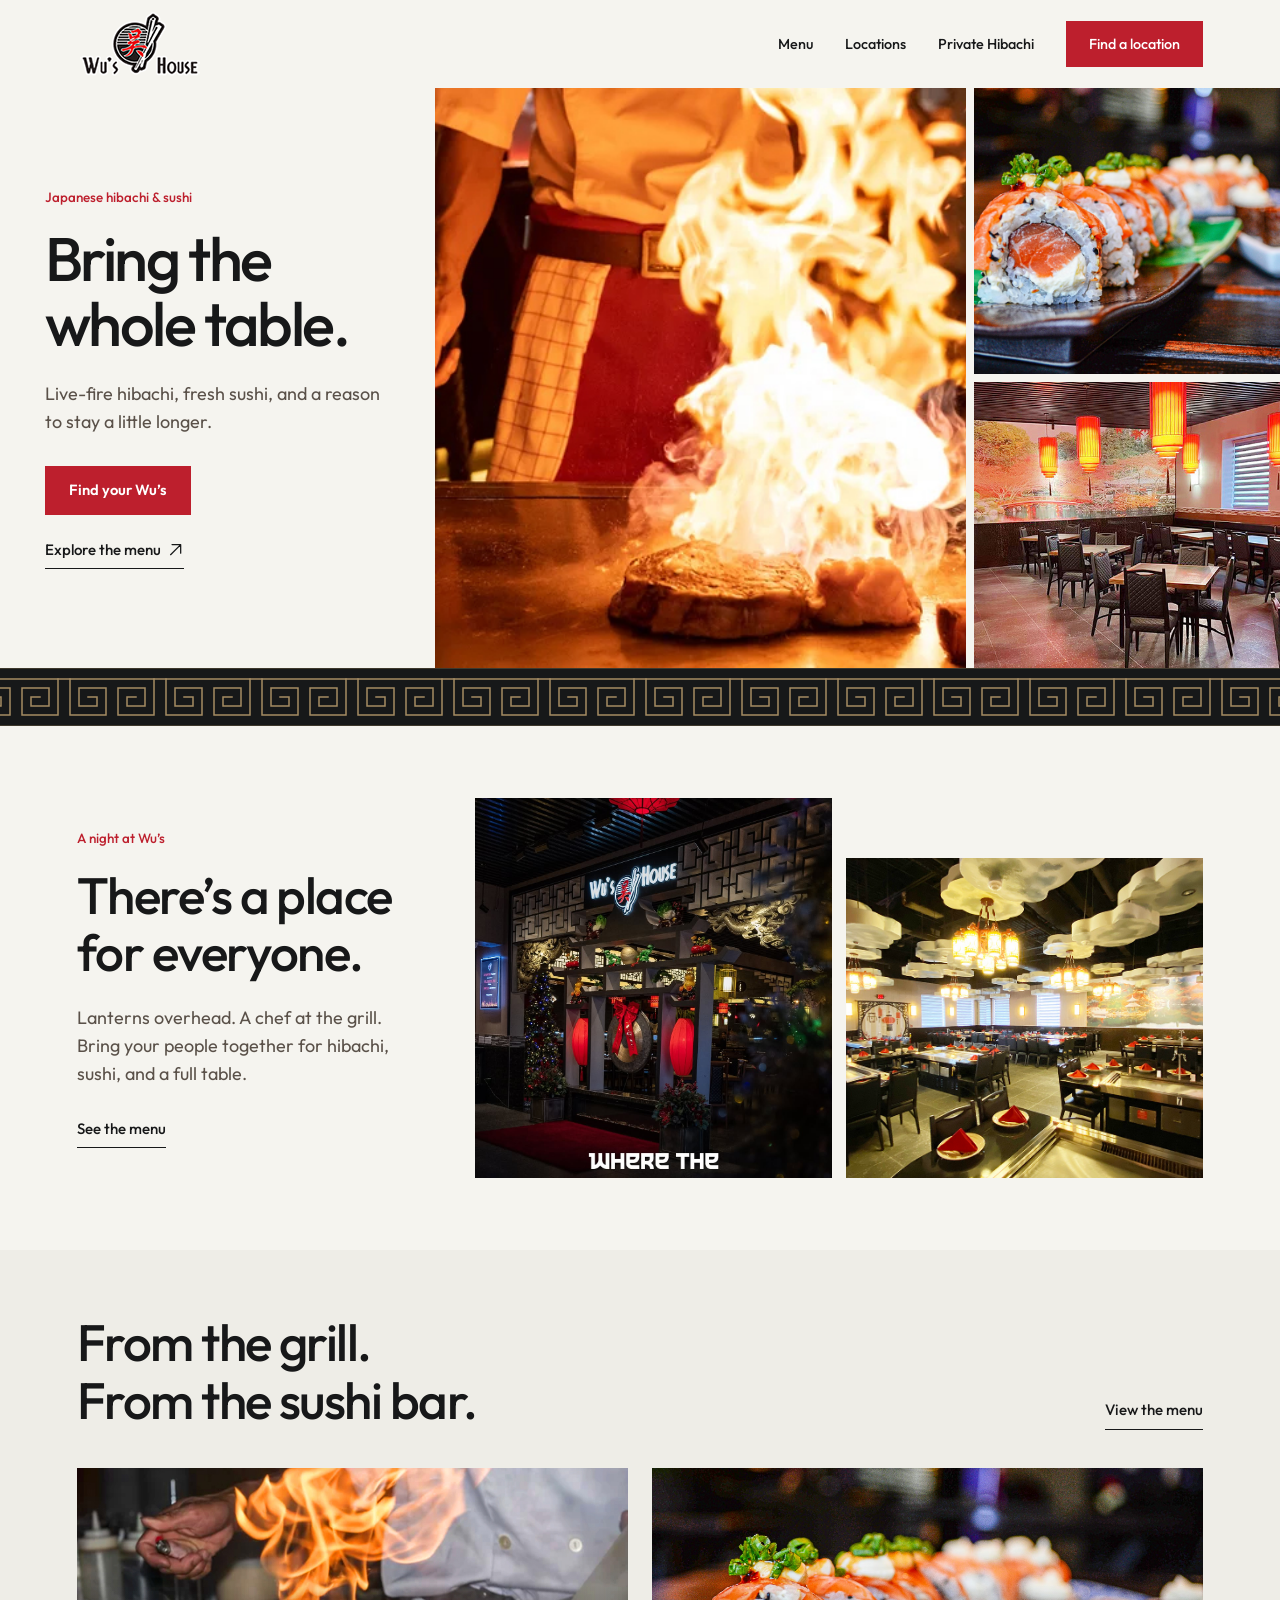
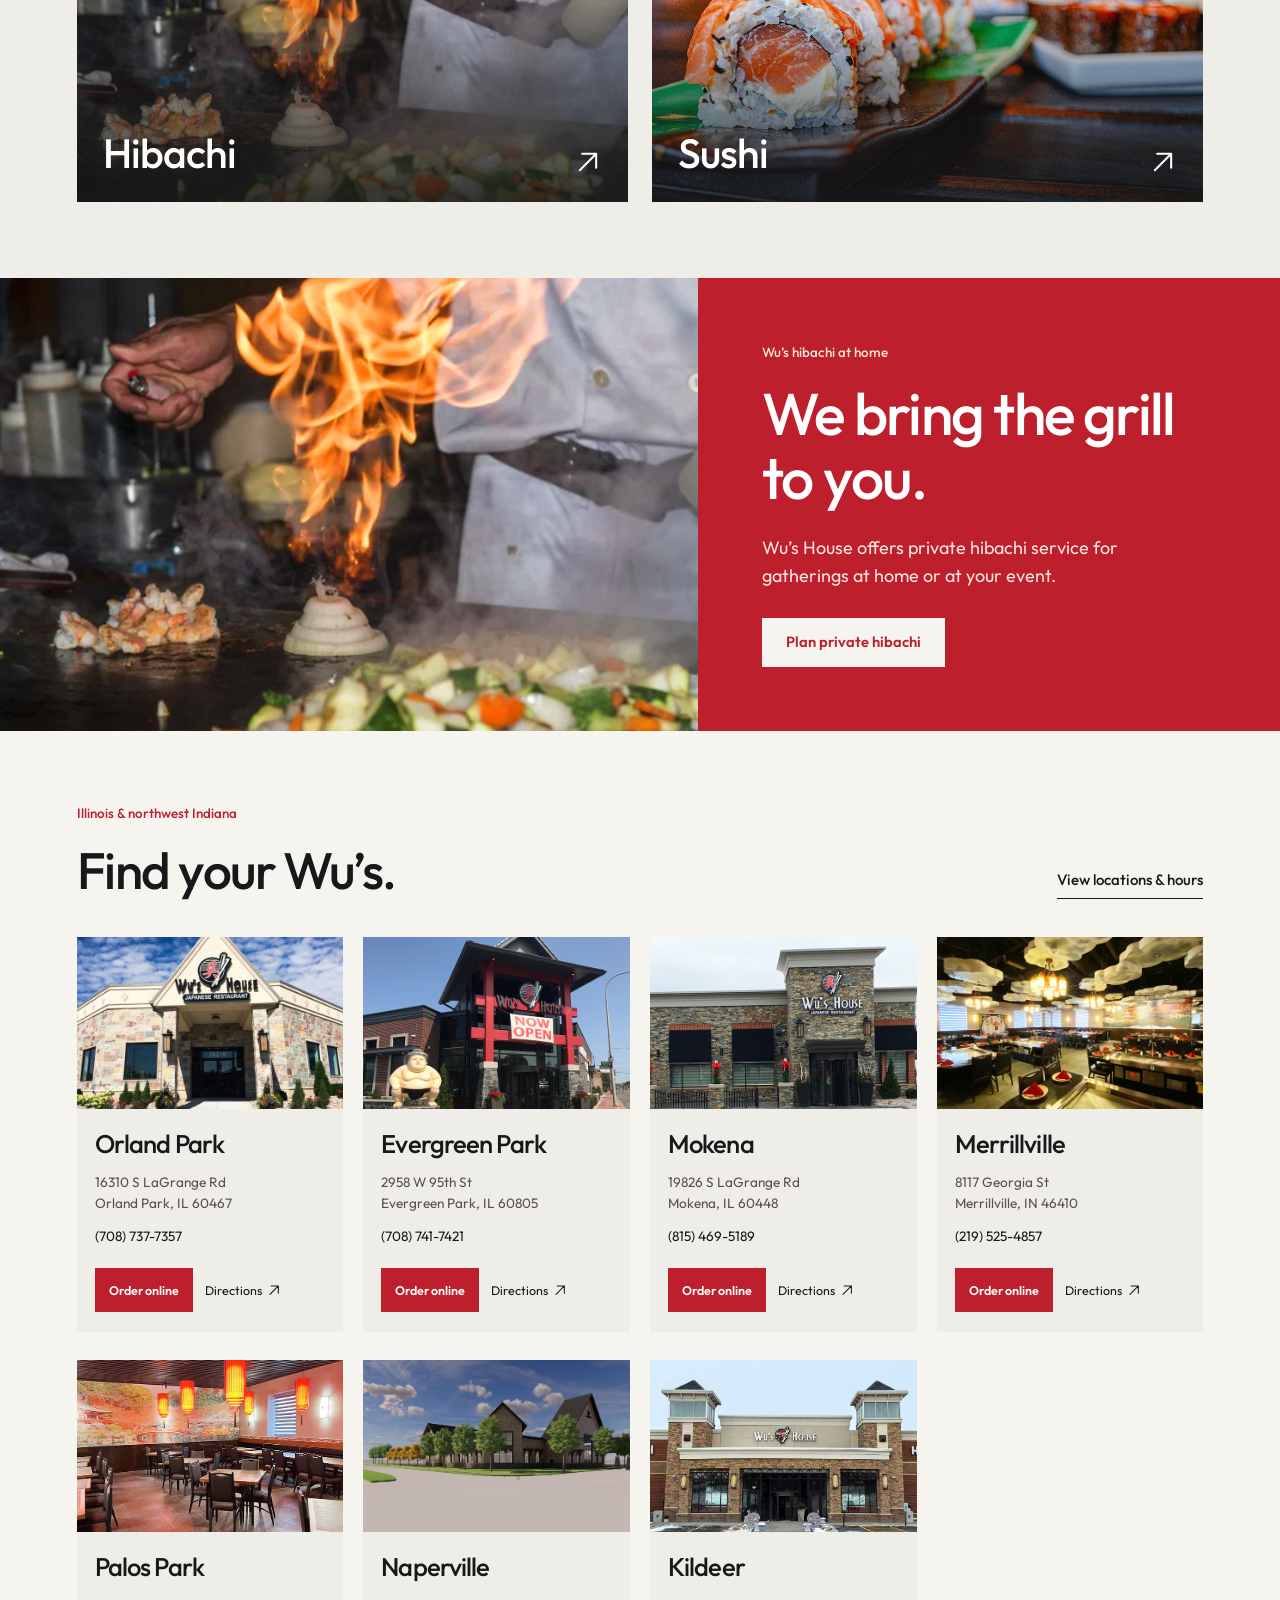
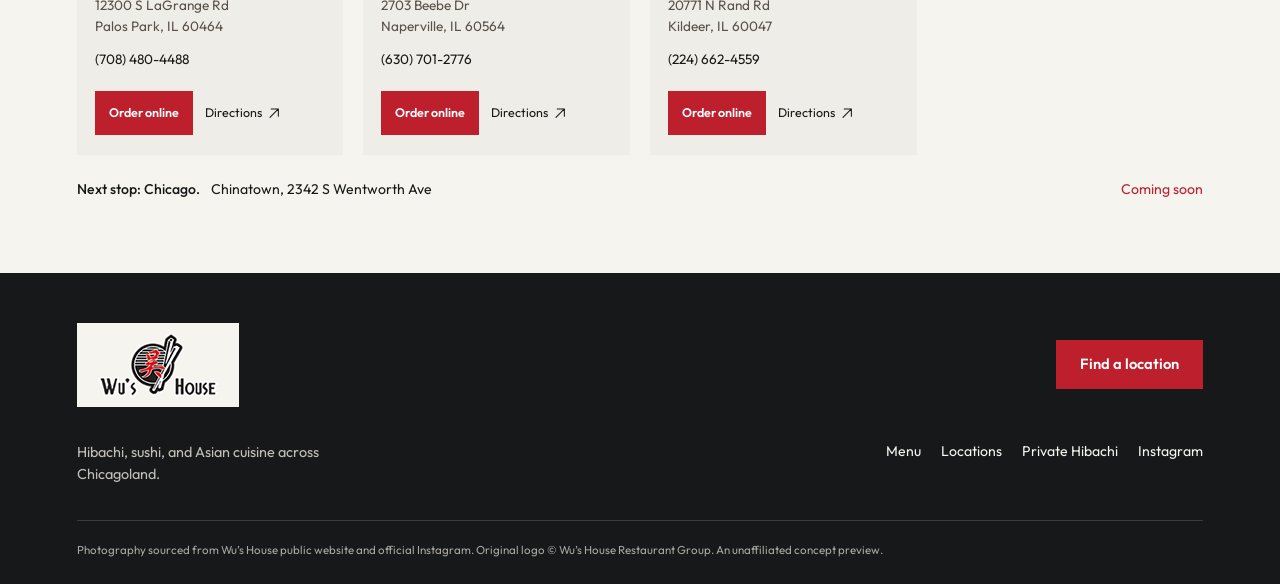
<file: wus-house/index.html>
<!doctype html>
<html lang="en">
<head>
  <meta charset="UTF-8">
  <meta name="viewport" content="width=device-width, initial-scale=1">
  <meta name="robots" content="noindex,nofollow">
  <meta name="description" content="An unaffiliated concept preview for Wu's House, a Japanese hibachi and sushi restaurant group in Chicagoland.">
  <title>Wu's House | Hibachi &amp; Sushi</title>
  <link rel="preconnect" href="https://fonts.googleapis.com">
  <link rel="preconnect" href="https://fonts.gstatic.com" crossorigin>
  <link href="https://fonts.googleapis.com/css2?family=Outfit:wght@400;500;600&display=swap" rel="stylesheet">
  <link rel="stylesheet" href="styles.css">
  <noscript><style>@media(max-width:850px){.site-header__inner{height:auto;align-items:flex-start;padding-block:16px;flex-wrap:wrap}.menu-toggle{display:none}.site-nav{position:static;display:flex!important;flex-wrap:wrap;flex-basis:100%;padding:0;box-shadow:none;gap:10px}.site-nav__order{display:block}}</style></noscript>
</head>
<body id="top">
  <header class="site-header" id="header">
    <div class="site-header__inner">
      <a class="brand" href="#top" aria-label="Wu's House concept homepage"><img src="assets/logo.png" alt="Wu's House" width="126" height="64"></a>
      <button class="menu-toggle" id="menu-toggle" type="button" aria-expanded="false" aria-controls="site-nav"><span>Menu</span><span class="menu-toggle__mark" aria-hidden="true"></span></button>
      <nav class="site-nav" id="site-nav" aria-label="Primary navigation">
        <a href="https://www.wushouse.com/menu.html" target="_blank" rel="noopener">Menu</a>
        <a href="#locations">Locations</a>
        <a href="#private-hibachi">Private Hibachi</a>
        <a class="site-nav__order" href="#locations">Order online</a>
        <a class="site-nav__reserve" href="https://www.wushouse.com/locations.html" target="_blank" rel="noopener">Find a location</a>
      </nav>
    </div>
  </header>

  <main>
    <section class="hero" aria-labelledby="hero-title">
      <div class="hero__photo" aria-hidden="true"><img src="assets/hero.jpg" alt="" fetchpriority="high"></div>
      <div class="hero__content">
        <p class="kicker">Japanese hibachi &amp; sushi</p>
        <h1 id="hero-title">Bring the<br>whole table.</h1>
        <p class="hero__lede">Live-fire hibachi, fresh sushi, and a reason to stay a little longer.</p>
        <div class="hero__actions"><a class="button button--red" href="#locations">Find your Wu&rsquo;s</a><a class="text-link text-link--with-icon" href="https://www.wushouse.com/menu.html" target="_blank" rel="noopener">Explore the menu <svg class="icon-arrow" xmlns="http://www.w3.org/2000/svg" width="24" height="24" viewBox="0 0 24 24" fill="none" stroke="currentColor" stroke-width="1.75" stroke-linecap="round" stroke-linejoin="round" aria-hidden="true" focusable="false"><path d="M5 19 19 5M7 5h12v12"/></svg></a></div>
      </div>
      <div class="hero__side">
        <figure><img src="assets/menu.avif" alt="Salmon sushi rolls from Wu's House" width="1920" height="1280"></figure>
        <figure><img src="assets/palospark.jpg" alt="Red lanterns above tables at Wu's House Palos Park" width="800" height="457"></figure>
      </div>
    </section>

    <div class="lattice-band" aria-hidden="true"></div>

    <section class="table-intro" id="experience" aria-labelledby="experience-title">
      <div class="table-intro__copy"><p class="kicker">A night at Wu&rsquo;s</p><h2 id="experience-title">There&rsquo;s a place for everyone.</h2><p>Lanterns overhead. A chef at the grill. Bring your people together for hibachi, sushi, and a full table.</p><a class="text-link" href="https://www.wushouse.com/menu.html" target="_blank" rel="noopener">See the menu</a></div>
      <div class="room-montage">
        <figure class="room-montage__entrance"><img src="assets/interior.jpg" alt="Wu's House entrance with its original logo, square screens, and red lanterns" loading="lazy" width="1080" height="1350"></figure>
        <figure class="room-montage__dining"><img src="assets/merrillville.jpg" alt="Hibachi tables set beneath warm lanterns and cloud-shaped ceiling panels in Merrillville" loading="lazy" width="1280" height="731"></figure>
      </div>
    </section>

    <section class="ways" aria-labelledby="ways-title">
      <div class="section-heading"><h2 id="ways-title">From the grill.<br>From the sushi bar.</h2><a class="text-link" href="https://www.wushouse.com/menu.html" target="_blank" rel="noopener">View the menu</a></div>
      <div class="ways__grid">
        <a class="way-card way-card--hibachi" href="https://www.wushouse.com/menu.html" target="_blank" rel="noopener"><img class="way-card__photo" src="assets/hibachi.jpg" alt="" loading="lazy"><span class="way-card__shade" aria-hidden="true"></span><span class="way-card__label">Hibachi</span><svg class="icon-arrow way-card__arrow" xmlns="http://www.w3.org/2000/svg" width="24" height="24" viewBox="0 0 24 24" fill="none" stroke="currentColor" stroke-width="1.75" stroke-linecap="round" stroke-linejoin="round" aria-hidden="true" focusable="false"><path d="M5 19 19 5M7 5h12v12"/></svg></a>
        <a class="way-card way-card--sushi" href="https://www.wushouse.com/menu.html" target="_blank" rel="noopener"><img class="way-card__photo" src="assets/menu.avif" alt="" loading="lazy"><span class="way-card__shade" aria-hidden="true"></span><span class="way-card__label">Sushi</span><svg class="icon-arrow way-card__arrow" xmlns="http://www.w3.org/2000/svg" width="24" height="24" viewBox="0 0 24 24" fill="none" stroke="currentColor" stroke-width="1.75" stroke-linecap="round" stroke-linejoin="round" aria-hidden="true" focusable="false"><path d="M5 19 19 5M7 5h12v12"/></svg></a>
      </div>
    </section>

    <section class="private" id="private-hibachi" aria-labelledby="private-title"><figure class="private__photo"><img src="assets/hibachi.jpg" alt="A Wu's House chef cooking shrimp and vegetables at a flaming hibachi grill" loading="lazy" width="1280" height="625"></figure><div class="private__copy"><p class="kicker">Wu&rsquo;s hibachi at home</p><h2 id="private-title">We bring the grill to you.</h2><p>Wu&rsquo;s House offers private hibachi service for gatherings at home or at your event.</p><a class="button button--red" href="https://www.wushouse.com/hibachi.html" target="_blank" rel="noopener">Plan private hibachi</a></div></section>

    <section class="locations" id="locations" aria-labelledby="locations-title">
      <div class="section-heading"><div><p class="kicker">Illinois &amp; northwest Indiana</p><h2 id="locations-title">Find your Wu&rsquo;s.</h2></div><a class="text-link" href="https://www.wushouse.com/locations.html" target="_blank" rel="noopener">View locations &amp; hours</a></div>
      <div class="locations__grid">
        <article class="location-card">
          <img src="assets/orlandpark.jpg" alt="Wu's House in Orland Park" loading="lazy" width="700" height="440">
          <div class="location-card__body"><h3>Orland Park</h3><p>16310 S LaGrange Rd<br>Orland Park, IL 60467</p><a class="location-card__phone" href="tel:+17087377357">(708) 737-7357</a><div class="location-card__actions"><a class="button button--red" href="https://www.orderonlinehub.com/wushouseorlandpark" target="_blank" rel="noopener" aria-label="Order online from Wu's House Orland Park">Order online</a><a href="https://www.google.com/maps/search/?api=1&amp;query=16310%20S%20LaGrange%20Rd%2C%20Orland%20Park%2C%20IL%2060467" target="_blank" rel="noopener" aria-label="Directions to Wu's House Orland Park">Directions <svg class="icon-arrow" xmlns="http://www.w3.org/2000/svg" width="24" height="24" viewBox="0 0 24 24" fill="none" stroke="currentColor" stroke-width="1.75" stroke-linecap="round" stroke-linejoin="round" aria-hidden="true" focusable="false"><path d="M5 19 19 5M7 5h12v12"/></svg></a></div></div>
        </article>
        <article class="location-card">
          <img src="assets/evergreenpark.jpg" alt="Wu's House in Evergreen Park" loading="lazy" width="700" height="440">
          <div class="location-card__body"><h3>Evergreen Park</h3><p>2958 W 95th St<br>Evergreen Park, IL 60805</p><a class="location-card__phone" href="tel:+17087417421">(708) 741-7421</a><div class="location-card__actions"><a class="button button--red" href="https://www.orderonlinehub.com/wushouseevergreenpark_ka8fyh12isjxmnsbgh3gzc" target="_blank" rel="noopener" aria-label="Order online from Wu's House Evergreen Park">Order online</a><a href="https://www.google.com/maps/search/?api=1&amp;query=2958%20W%2095th%20St%2C%20Evergreen%20Park%2C%20IL%2060805" target="_blank" rel="noopener" aria-label="Directions to Wu's House Evergreen Park">Directions <svg class="icon-arrow" xmlns="http://www.w3.org/2000/svg" width="24" height="24" viewBox="0 0 24 24" fill="none" stroke="currentColor" stroke-width="1.75" stroke-linecap="round" stroke-linejoin="round" aria-hidden="true" focusable="false"><path d="M5 19 19 5M7 5h12v12"/></svg></a></div></div>
        </article>
        <article class="location-card">
          <img src="assets/mokena.jpg" alt="Wu's House in Mokena" loading="lazy" width="700" height="440">
          <div class="location-card__body"><h3>Mokena</h3><p>19826 S LaGrange Rd<br>Mokena, IL 60448</p><a class="location-card__phone" href="tel:+18154695189">(815) 469-5189</a><div class="location-card__actions"><a class="button button--red" href="https://www.orderonlinehub.com/wushousemokena" target="_blank" rel="noopener" aria-label="Order online from Wu's House Mokena">Order online</a><a href="https://www.google.com/maps/search/?api=1&amp;query=19826%20S%20LaGrange%20Rd%2C%20Mokena%2C%20IL%2060448" target="_blank" rel="noopener" aria-label="Directions to Wu's House Mokena">Directions <svg class="icon-arrow" xmlns="http://www.w3.org/2000/svg" width="24" height="24" viewBox="0 0 24 24" fill="none" stroke="currentColor" stroke-width="1.75" stroke-linecap="round" stroke-linejoin="round" aria-hidden="true" focusable="false"><path d="M5 19 19 5M7 5h12v12"/></svg></a></div></div>
        </article>
        <article class="location-card">
          <img src="assets/merrillville.jpg" alt="Wu's House in Merrillville" loading="lazy" width="700" height="440">
          <div class="location-card__body"><h3>Merrillville</h3><p>8117 Georgia St<br>Merrillville, IN 46410</p><a class="location-card__phone" href="tel:+12195254857">(219) 525-4857</a><div class="location-card__actions"><a class="button button--red" href="https://www.orderonlinehub.com/wushousemerrillville" target="_blank" rel="noopener" aria-label="Order online from Wu's House Merrillville">Order online</a><a href="https://www.google.com/maps/search/?api=1&amp;query=8117%20Georgia%20St%2C%20Merrillville%2C%20IN%2046410" target="_blank" rel="noopener" aria-label="Directions to Wu's House Merrillville">Directions <svg class="icon-arrow" xmlns="http://www.w3.org/2000/svg" width="24" height="24" viewBox="0 0 24 24" fill="none" stroke="currentColor" stroke-width="1.75" stroke-linecap="round" stroke-linejoin="round" aria-hidden="true" focusable="false"><path d="M5 19 19 5M7 5h12v12"/></svg></a></div></div>
        </article>
        <article class="location-card">
          <img src="assets/palospark.jpg" alt="Wu's House in Palos Park" loading="lazy" width="700" height="440">
          <div class="location-card__body"><h3>Palos Park</h3><p>12300 S LaGrange Rd<br>Palos Park, IL 60464</p><a class="location-card__phone" href="tel:+17084804488">(708) 480-4488</a><div class="location-card__actions"><a class="button button--red" href="https://www.orderonlinehub.com/wushouse_12300palospark394872" target="_blank" rel="noopener" aria-label="Order online from Wu's House Palos Park">Order online</a><a href="https://www.google.com/maps/search/?api=1&amp;query=12300%20S%20LaGrange%20Rd%2C%20Palos%20Park%2C%20IL%2060464" target="_blank" rel="noopener" aria-label="Directions to Wu's House Palos Park">Directions <svg class="icon-arrow" xmlns="http://www.w3.org/2000/svg" width="24" height="24" viewBox="0 0 24 24" fill="none" stroke="currentColor" stroke-width="1.75" stroke-linecap="round" stroke-linejoin="round" aria-hidden="true" focusable="false"><path d="M5 19 19 5M7 5h12v12"/></svg></a></div></div>
        </article>
        <article class="location-card">
          <img src="assets/naperville.jpg" alt="Architectural rendering of Naperville" loading="lazy" width="700" height="440">
          <div class="location-card__body"><h3>Naperville</h3><p>2703 Beebe Dr<br>Naperville, IL 60564</p><a class="location-card__phone" href="tel:+16307012776">(630) 701-2776</a><div class="location-card__actions"><a class="button button--red" href="https://www.orderonlinehub.com/wushouse_z5erp26pv73b4ail" target="_blank" rel="noopener" aria-label="Order online from Wu's House Naperville">Order online</a><a href="https://www.google.com/maps/search/?api=1&amp;query=2703%20Beebe%20Dr%2C%20Naperville%2C%20IL%2060564" target="_blank" rel="noopener" aria-label="Directions to Wu's House Naperville">Directions <svg class="icon-arrow" xmlns="http://www.w3.org/2000/svg" width="24" height="24" viewBox="0 0 24 24" fill="none" stroke="currentColor" stroke-width="1.75" stroke-linecap="round" stroke-linejoin="round" aria-hidden="true" focusable="false"><path d="M5 19 19 5M7 5h12v12"/></svg></a></div></div>
        </article>
        <article class="location-card">
          <img src="assets/wukildeer.jpg" alt="Wu's House in Kildeer" loading="lazy" width="700" height="440">
          <div class="location-card__body"><h3>Kildeer</h3><p>20771 N Rand Rd<br>Kildeer, IL 60047</p><a class="location-card__phone" href="tel:+12246624559">(224) 662-4559</a><div class="location-card__actions"><a class="button button--red" href="https://www.orderonlinehub.com/wushouse_48ctli21nadtk9gjer" target="_blank" rel="noopener" aria-label="Order online from Wu's House Kildeer">Order online</a><a href="https://www.google.com/maps/search/?api=1&amp;query=20771%20N%20Rand%20Rd%2C%20Kildeer%2C%20IL%2060047" target="_blank" rel="noopener" aria-label="Directions to Wu's House Kildeer">Directions <svg class="icon-arrow" xmlns="http://www.w3.org/2000/svg" width="24" height="24" viewBox="0 0 24 24" fill="none" stroke="currentColor" stroke-width="1.75" stroke-linecap="round" stroke-linejoin="round" aria-hidden="true" focusable="false"><path d="M5 19 19 5M7 5h12v12"/></svg></a></div></div>
        </article>
      </div>
      <div class="location-coming"><p><strong>Next stop: Chicago.</strong> Chinatown, 2342 S Wentworth Ave</p><span>Coming soon</span></div>
    </section>
  </main>

  <footer class="footer"><div class="footer__top"><a class="brand brand--footer" href="#top" aria-label="Wu's House homepage"><img src="assets/logo.png" alt="Wu's House" width="126" height="64" loading="lazy"></a><a class="button button--red" href="https://www.wushouse.com/locations.html" target="_blank" rel="noopener">Find a location</a></div><div class="footer__grid"><p>Hibachi, sushi, and Asian cuisine across Chicagoland.</p><nav aria-label="Footer navigation"><a href="https://www.wushouse.com/menu.html" target="_blank" rel="noopener">Menu</a><a href="https://www.wushouse.com/locations.html" target="_blank" rel="noopener">Locations</a><a href="https://www.wushouse.com/hibachi.html" target="_blank" rel="noopener">Private Hibachi</a><a href="https://www.instagram.com/wushouse_official/" target="_blank" rel="noopener">Instagram</a></nav></div><p class="footer__fine">Photography sourced from Wu&rsquo;s House public website and official Instagram. Original logo © Wu&rsquo;s House Restaurant Group. An unaffiliated concept preview.</p></footer>

  <script src="app.js" defer></script>
</body>
</html>
</file>
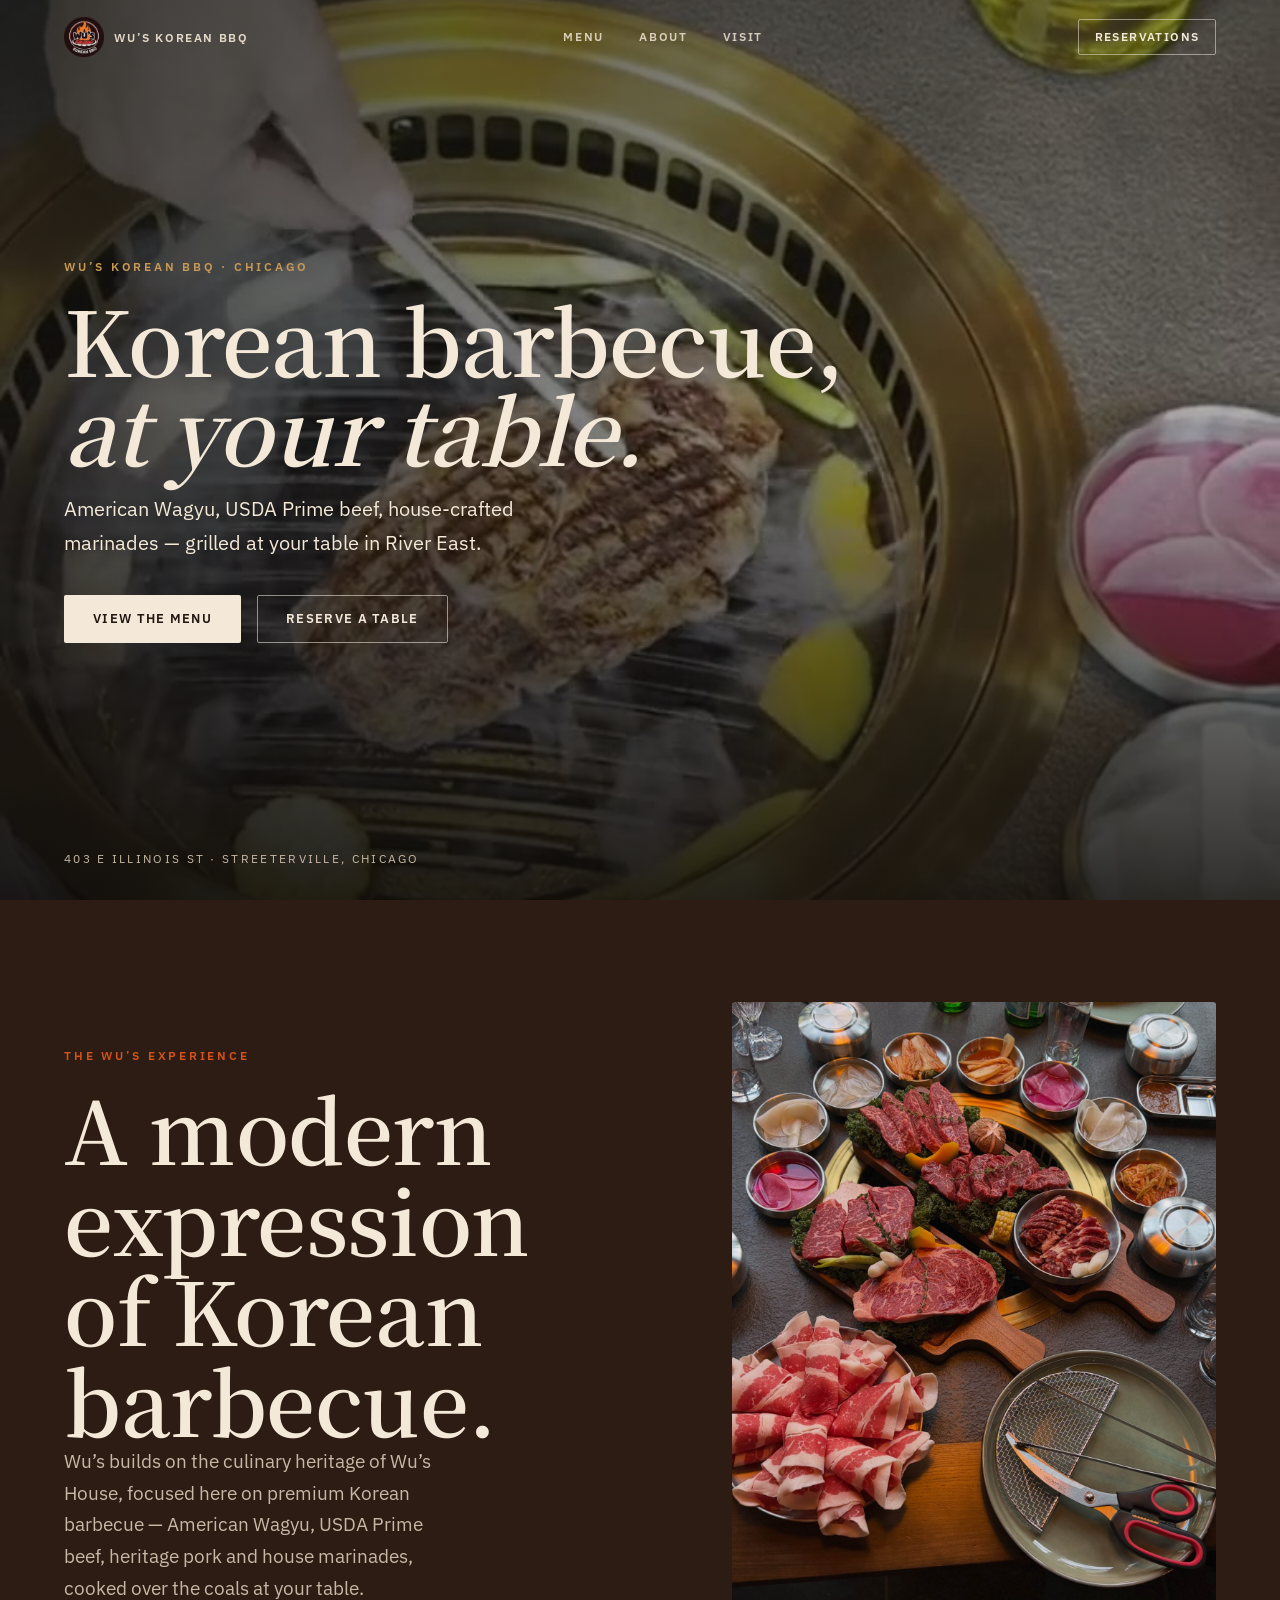
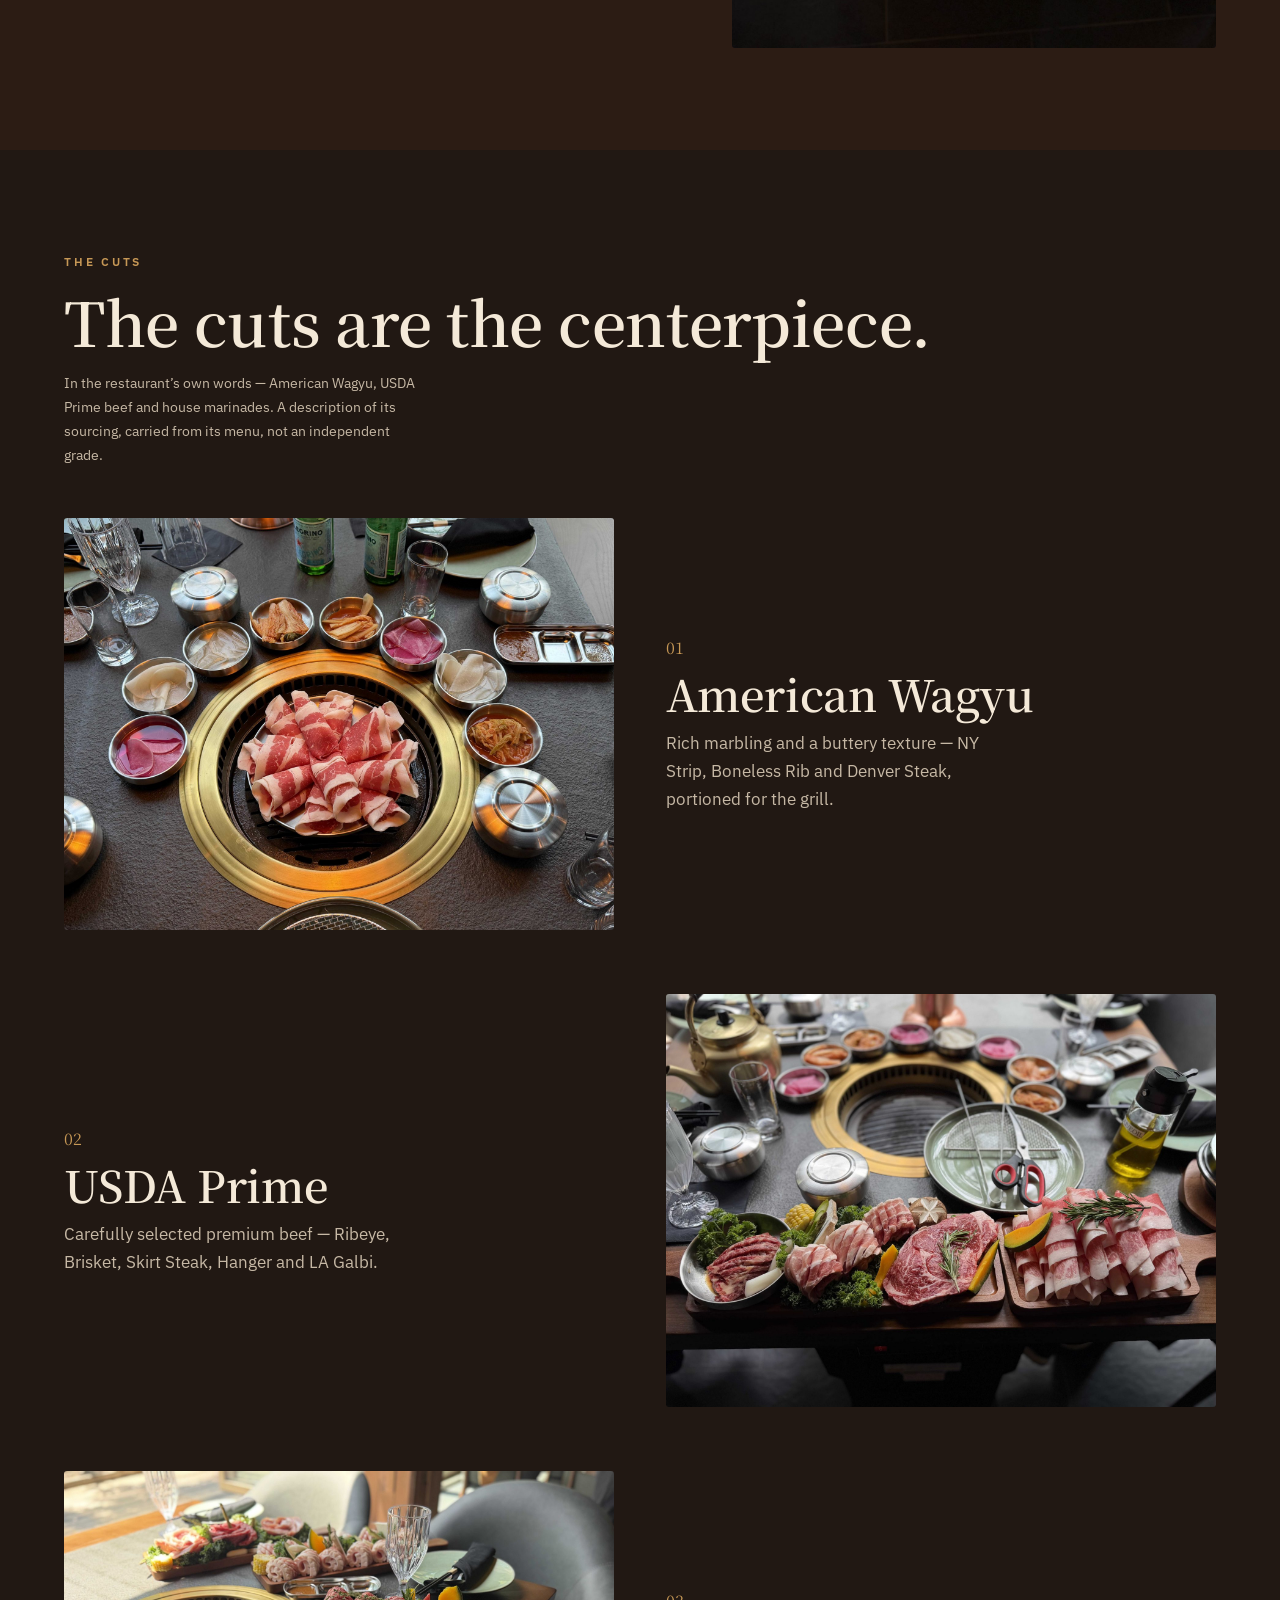
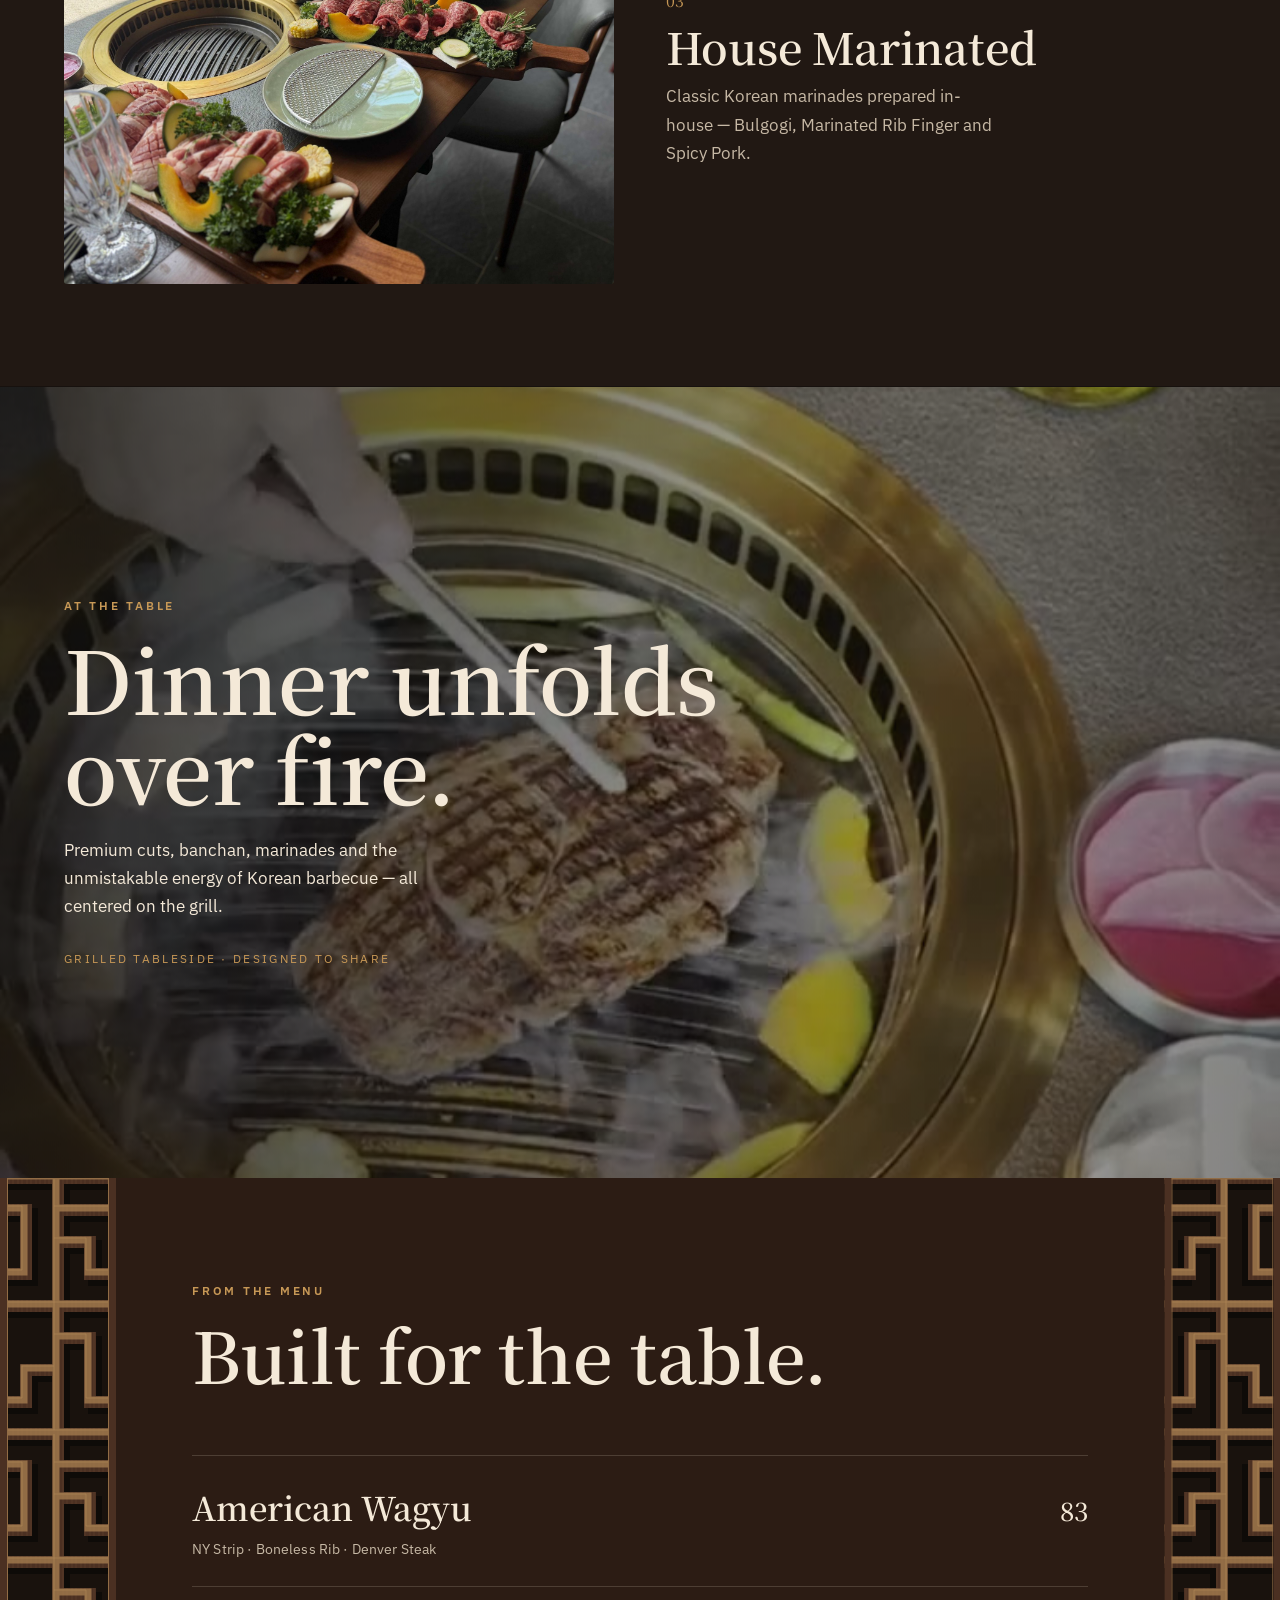
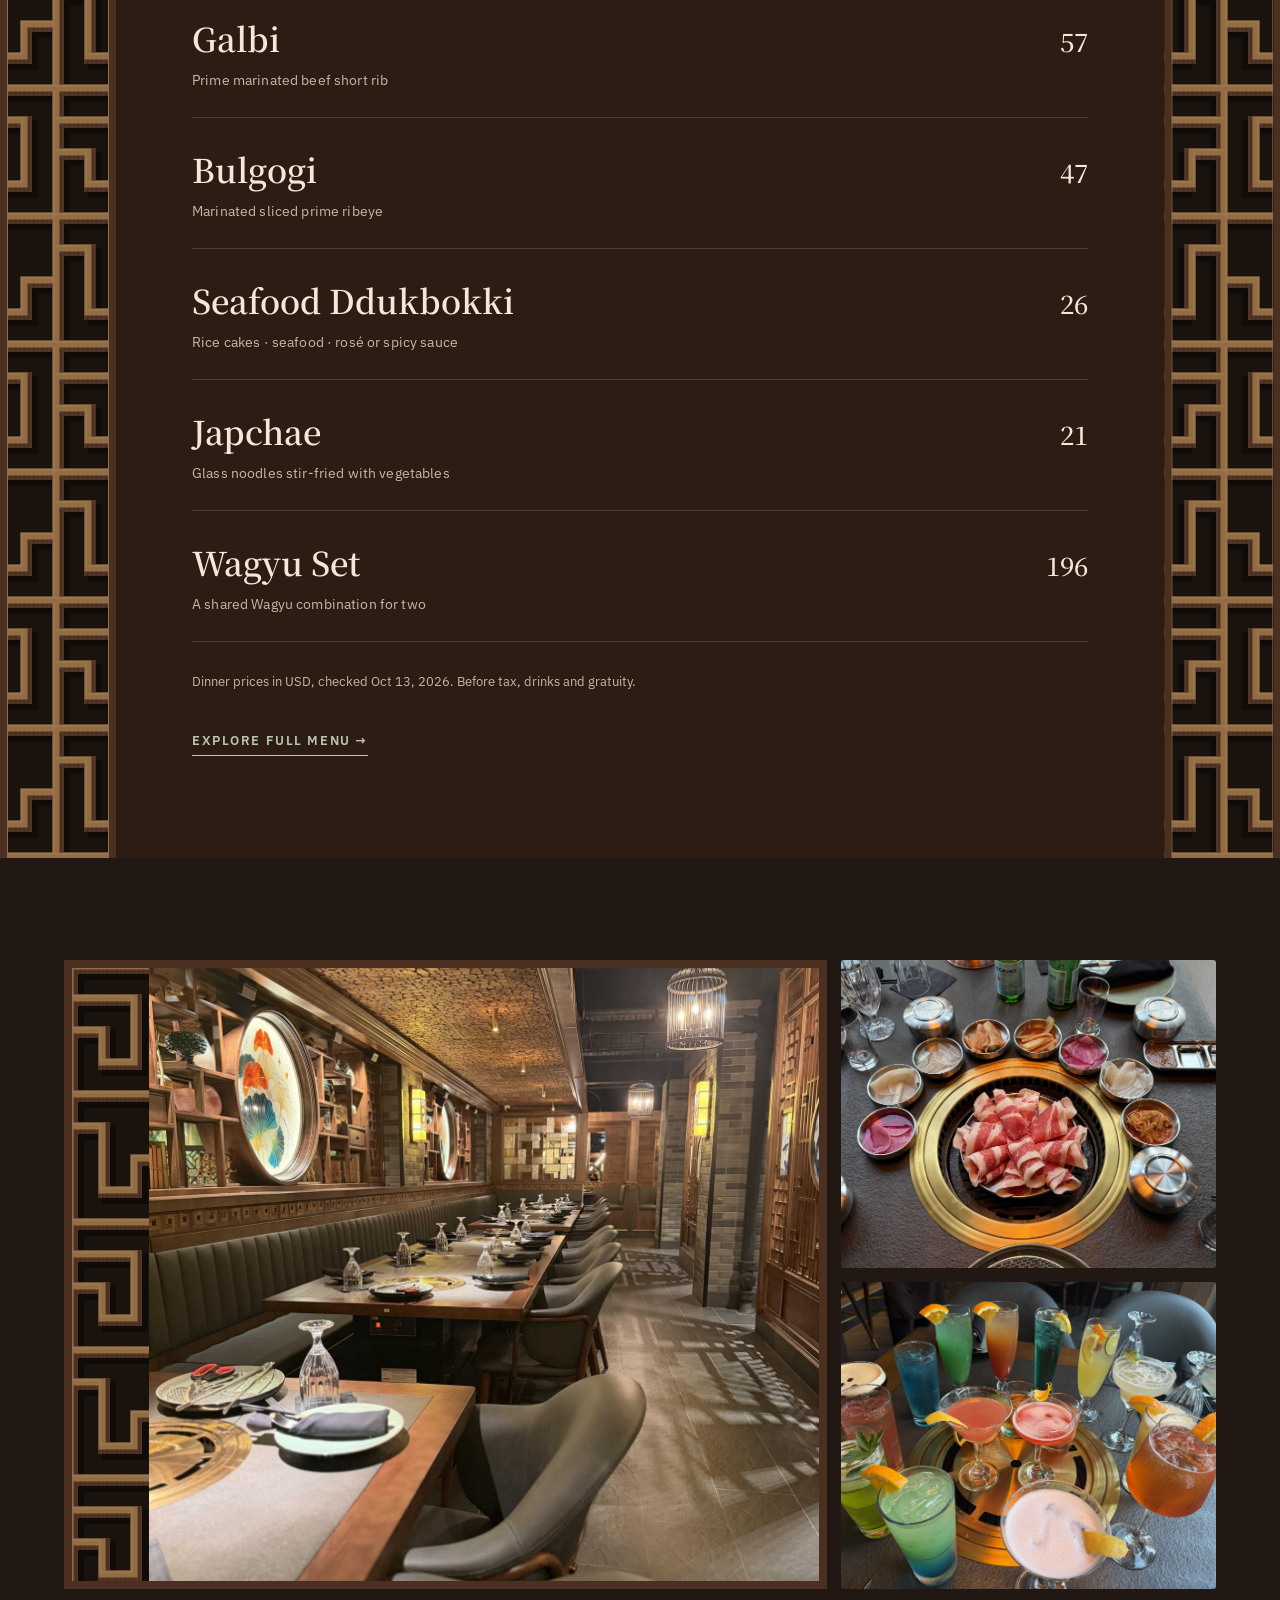
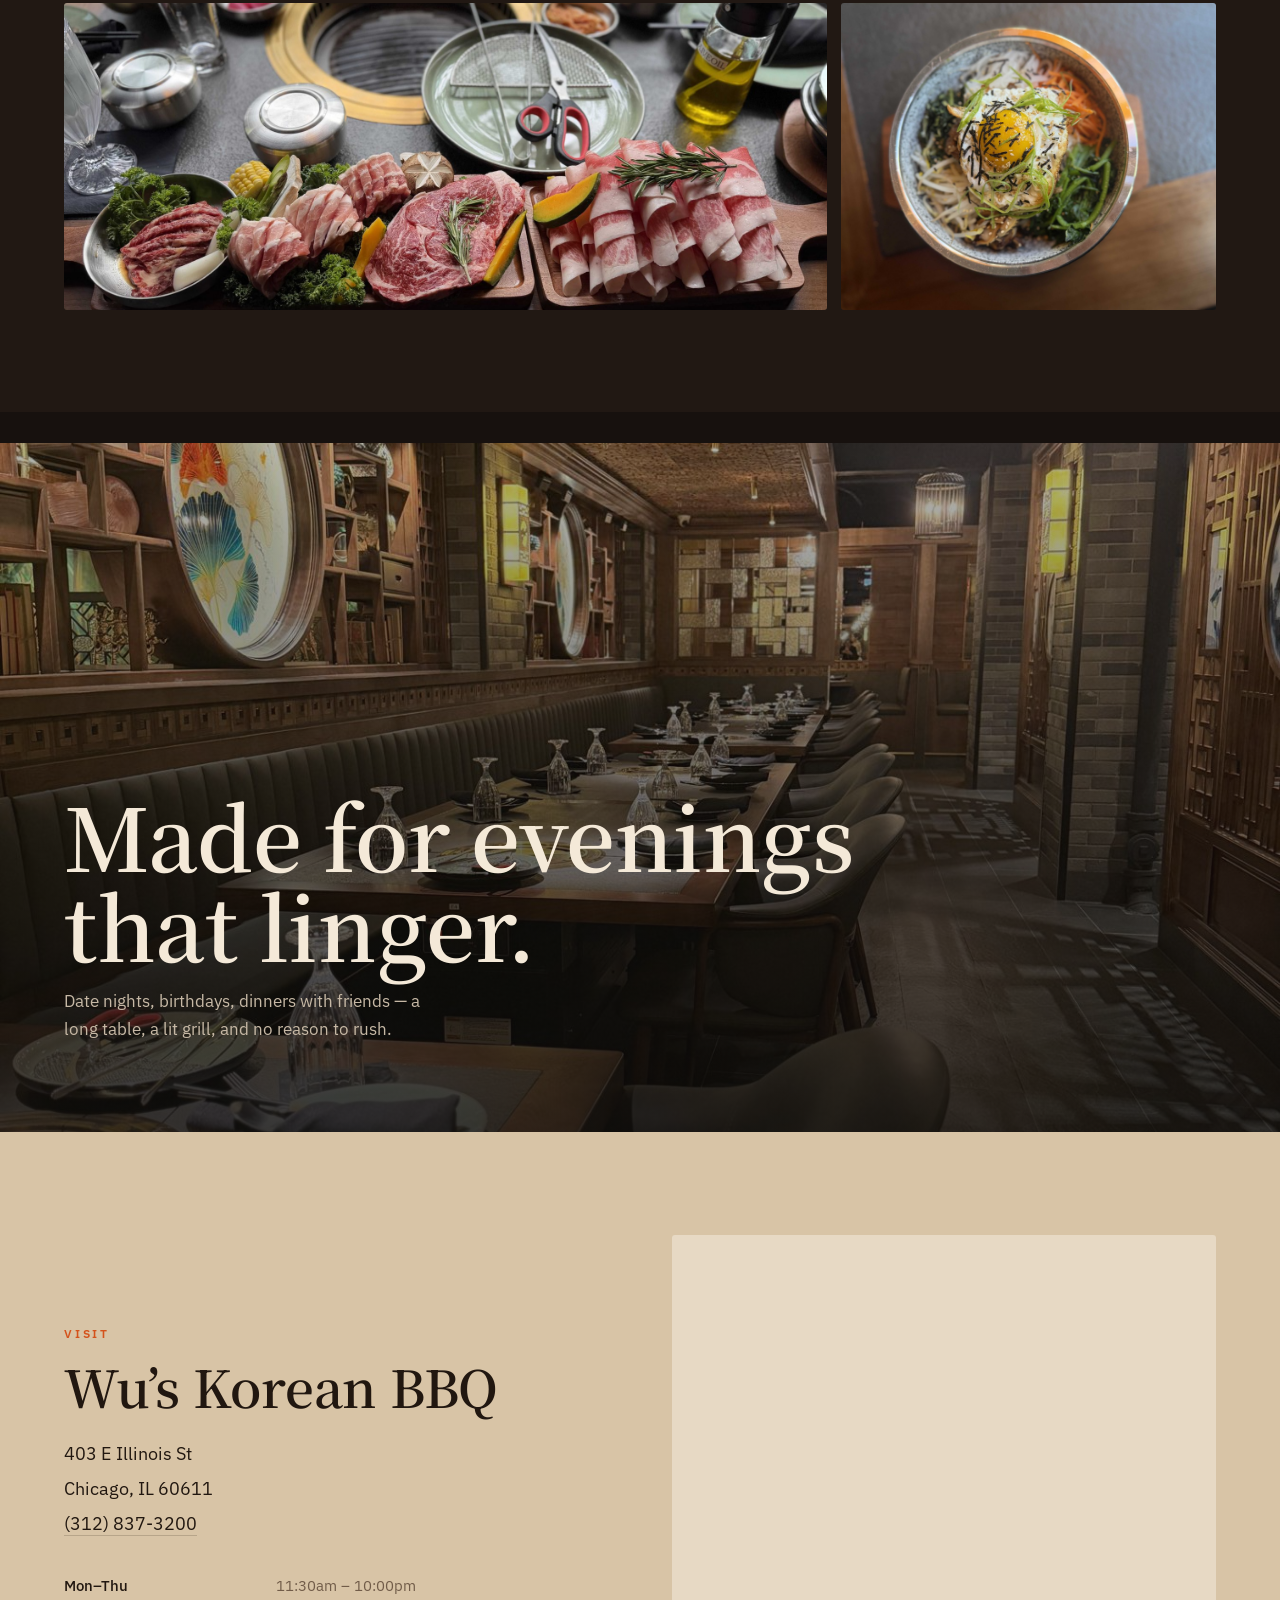
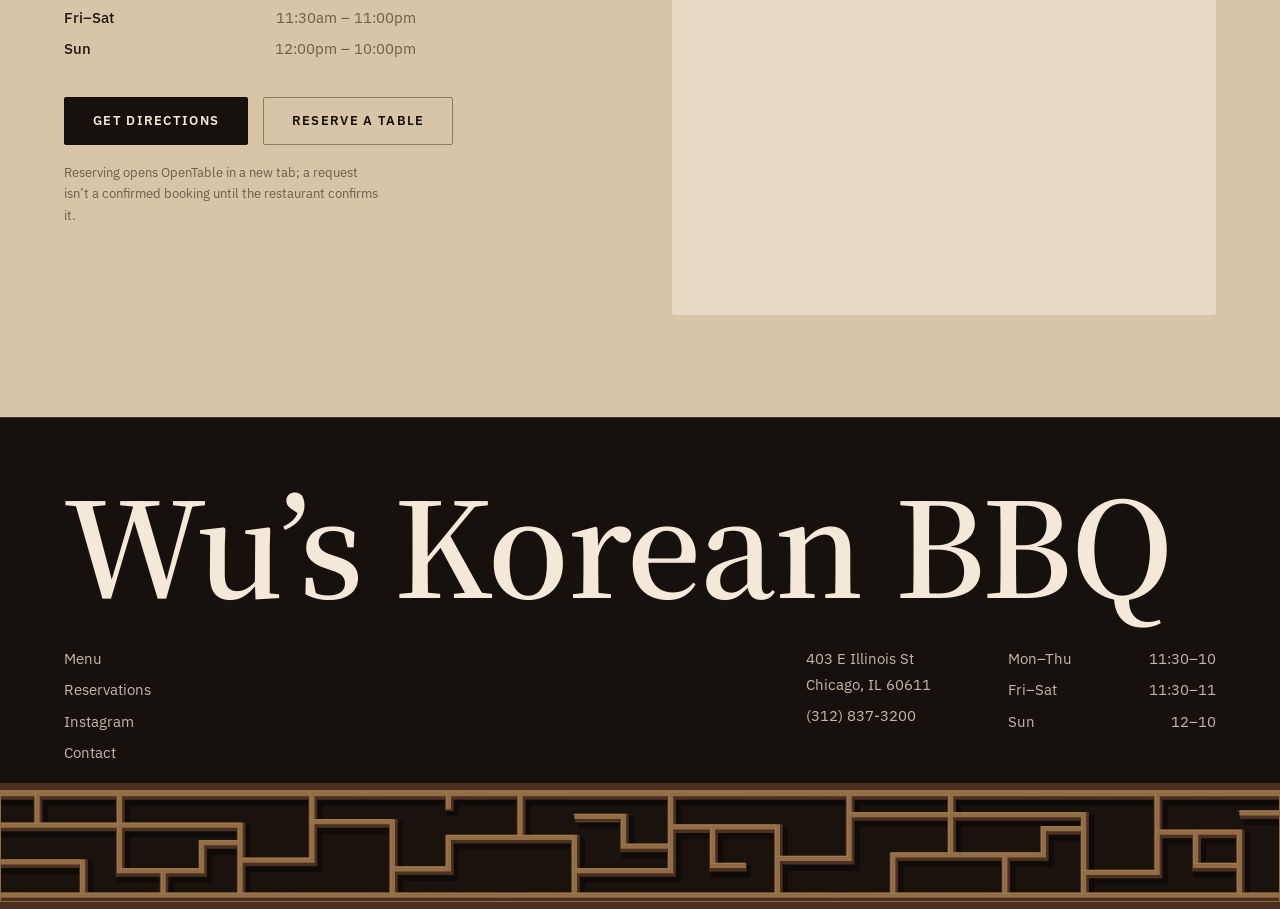
<file: wus-korean-bbq-editorial/index.html>
<!DOCTYPE html>
<html lang="en">
<head>
<meta charset="UTF-8">
<meta name="viewport" content="width=device-width, initial-scale=1">
<meta name="robots" content="noindex,nofollow">
<title>Wu's Korean BBQ | Streeterville, Chicago</title>
<meta name="description" content="Wu's Korean BBQ in Streeterville, Chicago: American Wagyu, USDA Prime beef and house marinades, grilled at your table.">
<link rel="preconnect" href="https://fonts.googleapis.com">
<link rel="preconnect" href="https://fonts.gstatic.com" crossorigin>
<link href="https://fonts.googleapis.com/css2?family=IBM+Plex+Sans:wght@400;500;600&family=Noto+Serif+KR:wght@500;600;700&display=swap" rel="stylesheet">
<link rel="stylesheet" href="styles.css">
</head>
<body id="top">

<header class="nav" id="nav">
  <div class="nav__inner">
    <a class="nav__brand" href="#top"><img src="assets/logo.png" alt=""><span>Wu&rsquo;s Korean BBQ</span></a>
    <nav class="nav__links" aria-label="Primary">
      <a href="menu.html">Menu</a>
      <a href="#about">About</a>
      <a href="#visit">Visit</a>
    </nav>
    <a class="nav__cta" href="https://www.opentable.com/r/wus-house-river-east-chicago" target="_blank" rel="noopener">Reservations</a>
  </div>
</header>

<main>

  <!-- HERO -->
  <section class="hero">
    <div class="hero__media" data-parallax>
      <video class="hero__video" autoplay muted loop playsinline poster="assets/hero-poster.jpg"
             aria-label="Marbled beef searing on the brass tabletop grill at Wu's Korean BBQ.">
        <source src="assets/hero.mp4" type="video/mp4">
      </video>
      <div class="hero__scrim"></div>
    </div>
    <div class="hero__content">
      <p class="eyebrow eyebrow--light" data-reveal>Wu&rsquo;s Korean BBQ &middot; Chicago</p>
      <h1 class="hero__title" data-reveal>Korean barbecue,<br><em>at your table.</em></h1>
      <p class="hero__sub" data-reveal>American Wagyu, USDA Prime beef, house-crafted marinades &mdash; grilled at your table in River East.</p>
      <div class="hero__actions" data-reveal>
        <a class="btn btn--light" href="menu.html">View the Menu</a>
        <a class="btn btn--line" href="https://www.opentable.com/r/wus-house-river-east-chicago" target="_blank" rel="noopener">Reserve a Table</a>
      </div>
    </div>
    <p class="hero__foot">403 E Illinois St &middot; Streeterville, Chicago</p>
  </section>

  <!-- BRAND STATEMENT -->
  <section class="statement" id="about">
    <div class="statement__text">
      <p class="eyebrow" data-reveal>The Wu&rsquo;s Experience</p>
      <h2 class="display display--xl" data-reveal>A modern expression of Korean barbecue.</h2>
      <p class="lede" data-reveal>Wu&rsquo;s builds on the culinary heritage of Wu&rsquo;s House, focused here on premium Korean barbecue &mdash; American Wagyu, USDA Prime beef, heritage pork and house marinades, cooked over the coals at your table.</p>
    </div>
    <figure class="statement__media" data-reveal>
      <img src="assets/photos/a1.jpg" alt="An overhead spread of marbled beef cuts on wooden boards with steel bowls of banchan around the grill." width="1350" height="1800" loading="lazy">
    </figure>
  </section>

  <!-- SIGNATURE CUTS -->
  <section class="cuts" id="experience">
    <div class="cuts__intro">
      <p class="eyebrow eyebrow--light" data-reveal>The cuts</p>
      <h2 class="display display--xl" data-reveal>The cuts are the centerpiece.</h2>
      <p class="cuts__attrib" data-reveal>In the restaurant&rsquo;s own words &mdash; American Wagyu, USDA Prime beef and house marinades. A description of its sourcing, carried from its menu, not an independent grade.</p>
    </div>

    <article class="cut cut--a" data-reveal>
      <figure class="cut__img"><img src="assets/photos/g3.jpg" alt="Thinly sliced marbled beef arranged over the brass tabletop grill, ringed by banchan." width="1800" height="1350" loading="lazy"></figure>
      <div class="cut__text">
        <span class="cut__index">01</span>
        <h3 class="display">American Wagyu</h3>
        <p>Rich marbling and a buttery texture &mdash; NY Strip, Boneless Rib and Denver Steak, portioned for the grill.</p>
      </div>
    </article>

    <article class="cut cut--b" data-reveal>
      <figure class="cut__img"><img src="assets/photos/a2.jpg" alt="Wooden boards of raw USDA Prime beef and pork cuts with garnish, the grill at the center of the table." width="1800" height="1350" loading="lazy"></figure>
      <div class="cut__text">
        <span class="cut__index">02</span>
        <h3 class="display">USDA Prime</h3>
        <p>Carefully selected premium beef &mdash; Ribeye, Brisket, Skirt Steak, Hanger and LA Galbi.</p>
      </div>
    </article>

    <article class="cut cut--a" data-reveal>
      <figure class="cut__img"><img src="assets/photos/g1.jpg" alt="A long board of marinated cuts beside a lit tabletop grill, set for dinner." width="1800" height="1350" loading="lazy"></figure>
      <div class="cut__text">
        <span class="cut__index">03</span>
        <h3 class="display">House Marinated</h3>
        <p>Classic Korean marinades prepared in-house &mdash; Bulgogi, Marinated Rib Finger and Spicy Pork.</p>
      </div>
    </article>
  </section>

  <!-- TABLETOP EXPERIENCE -->
  <section class="tabletop">
    <div class="tabletop__media" data-parallax>
      <video class="tabletop__video" autoplay muted loop playsinline poster="assets/hero-poster.jpg"
             aria-label="Hands turning marbled beef on the tabletop grill.">
        <source src="assets/hero.mp4" type="video/mp4">
      </video>
      <div class="tabletop__scrim"></div>
    </div>
    <div class="tabletop__content" data-reveal>
      <p class="eyebrow eyebrow--light">At the table</p>
      <h2 class="display display--xl">Dinner unfolds<br>over fire.</h2>
      <p class="tabletop__body">Premium cuts, banchan, marinades and the unmistakable energy of Korean barbecue &mdash; all centered on the grill.</p>
      <p class="microcopy">Grilled tableside &middot; Designed to share</p>
    </div>
  </section>

  <!-- FEATURED MENU -->
  <section class="featured">
    <div class="featured__head">
      <p class="eyebrow" data-reveal>From the menu</p>
      <h2 class="display display--xl" data-reveal>Built for the table.</h2>
    </div>
    <div class="menu-list" data-reveal>
      <div class="menu-row">
        <div class="menu-row__main"><span class="menu-row__name">American Wagyu</span><span class="menu-row__desc">NY Strip &middot; Boneless Rib &middot; Denver Steak</span></div>
        <span class="menu-row__price">83</span>
      </div>
      <div class="menu-row">
        <div class="menu-row__main"><span class="menu-row__name">Galbi</span><span class="menu-row__desc">Prime marinated beef short rib</span></div>
        <span class="menu-row__price">57</span>
      </div>
      <div class="menu-row">
        <div class="menu-row__main"><span class="menu-row__name">Bulgogi</span><span class="menu-row__desc">Marinated sliced prime ribeye</span></div>
        <span class="menu-row__price">47</span>
      </div>
      <div class="menu-row">
        <div class="menu-row__main"><span class="menu-row__name">Seafood Ddukbokki</span><span class="menu-row__desc">Rice cakes &middot; seafood &middot; rosé or spicy sauce</span></div>
        <span class="menu-row__price">26</span>
      </div>
      <div class="menu-row">
        <div class="menu-row__main"><span class="menu-row__name">Japchae</span><span class="menu-row__desc">Glass noodles stir-fried with vegetables</span></div>
        <span class="menu-row__price">21</span>
      </div>
      <div class="menu-row">
        <div class="menu-row__main"><span class="menu-row__name">Wagyu Set</span><span class="menu-row__desc">A shared Wagyu combination for two</span></div>
        <span class="menu-row__price">196</span>
      </div>
    </div>
    <p class="featured__note" data-reveal>Dinner prices in USD, checked Oct&nbsp;13, 2026. Before tax, drinks and gratuity.</p>
    <a class="textcta" href="menu.html" data-reveal>Explore Full Menu <span aria-hidden="true">&rarr;</span></a>
  </section>

  <!-- EDITORIAL GALLERY -->
  <section class="gallery">
    <figure class="gallery__item gallery__item--lg" data-reveal><img src="assets/photos/a3.jpg" alt="The Wu's Korean BBQ dining room: a long row of tables with grills set in, patterned ceiling and pendant lamps." width="1350" height="1800" loading="lazy"></figure>
    <figure class="gallery__item" data-reveal><img src="assets/photos/g3.jpg" alt="Sliced marbled beef over the brass grill, banchan around the ring." width="1800" height="1350" loading="lazy"></figure>
    <figure class="gallery__item" data-reveal><img src="assets/photos/g4.jpg" alt="A cluster of colorful cocktails arranged on and around a tabletop grill." width="1800" height="1350" loading="lazy"></figure>
    <figure class="gallery__item gallery__item--wide" data-reveal><img src="assets/photos/a2.jpg" alt="A grill table set with boards of raw beef and pork cuts and garnish." width="1800" height="1350" loading="lazy"></figure>
    <figure class="gallery__item" data-reveal><img src="assets/photos/g6.jpg" alt="A stone bowl of bibimbap topped with a raw egg yolk, scallions and vegetables." width="1800" height="1350" loading="lazy"></figure>
  </section>

  <!-- ATMOSPHERE -->
  <section class="atmosphere">
    <div class="atmosphere__media" data-parallax>
      <img src="assets/photos/a3.jpg" alt="The dimly lit dining room at Wu's Korean BBQ in the evening." width="1350" height="1800" loading="lazy">
      <div class="atmosphere__scrim"></div>
    </div>
    <div class="atmosphere__content" data-reveal>
      <h2 class="display display--xl">Made for evenings<br>that linger.</h2>
      <p>Date nights, birthdays, dinners with friends &mdash; a long table, a lit grill, and no reason to rush.</p>
    </div>
  </section>

  <!-- LOCATION -->
  <section class="location" id="visit">
    <div class="location__text" data-reveal>
      <p class="eyebrow">Visit</p>
      <h2 class="display display--lg">Wu&rsquo;s Korean BBQ</h2>
      <address class="location__addr">
        403 E Illinois St<br>Chicago, IL 60611<br>
        <a href="tel:+13128373200">(312) 837-3200</a>
      </address>
      <dl class="location__hours">
        <div><dt>Mon&ndash;Thu</dt><dd>11:30am &ndash; 10:00pm</dd></div>
        <div><dt>Fri&ndash;Sat</dt><dd>11:30am &ndash; 11:00pm</dd></div>
        <div><dt>Sun</dt><dd>12:00pm &ndash; 10:00pm</dd></div>
      </dl>
      <div class="location__actions">
        <a class="btn btn--dark" href="https://www.google.com/maps/search/?api=1&amp;query=403+E+Illinois+St+Chicago+IL+60611" target="_blank" rel="noopener">Get Directions</a>
        <a class="btn btn--line btn--line-dark" href="https://www.opentable.com/r/wus-house-river-east-chicago" target="_blank" rel="noopener">Reserve a Table</a>
      </div>
      <p class="location__note">Reserving opens OpenTable in a new tab; a request isn&rsquo;t a confirmed booking until the restaurant confirms it.</p>
    </div>
    <figure class="location__map" data-reveal>
      <iframe
        title="Map showing Wu's Korean BBQ at 403 E Illinois Street, Chicago"
        src="https://www.google.com/maps?q=403+E+Illinois+St,+Chicago,+IL+60611&amp;output=embed"
        loading="lazy"
        referrerpolicy="no-referrer-when-downgrade"></iframe>
    </figure>
  </section>

</main>

<footer class="footer">
  <p class="footer__word">Wu&rsquo;s Korean BBQ</p>
  <div class="footer__grid">
    <nav class="footer__links" aria-label="Footer">
      <a href="menu.html">Menu</a>
      <a href="https://www.opentable.com/r/wus-house-river-east-chicago" target="_blank" rel="noopener">Reservations</a>
      <a href="https://www.instagram.com/wuskoreanbbqofficial/" target="_blank" rel="noopener noreferrer">Instagram</a>
      <a href="tel:+13128373200">Contact</a>
    </nav>
    <div class="footer__meta">
      <p>403 E Illinois St<br>Chicago, IL 60611</p>
      <a href="tel:+13128373200">(312) 837-3200</a>
    </div>
    <dl class="footer__hours" aria-label="Opening hours">
      <div><dt>Mon&ndash;Thu</dt><dd>11:30&ndash;10</dd></div>
      <div><dt>Fri&ndash;Sat</dt><dd>11:30&ndash;11</dd></div>
      <div><dt>Sun</dt><dd>12&ndash;10</dd></div>
    </dl>
  </div>
</footer>

<a class="sticky-reserve" href="https://www.opentable.com/r/wus-house-river-east-chicago" target="_blank" rel="noopener">Reserve</a>

<script src="app.js" defer></script>
</body>
</html>
</file>
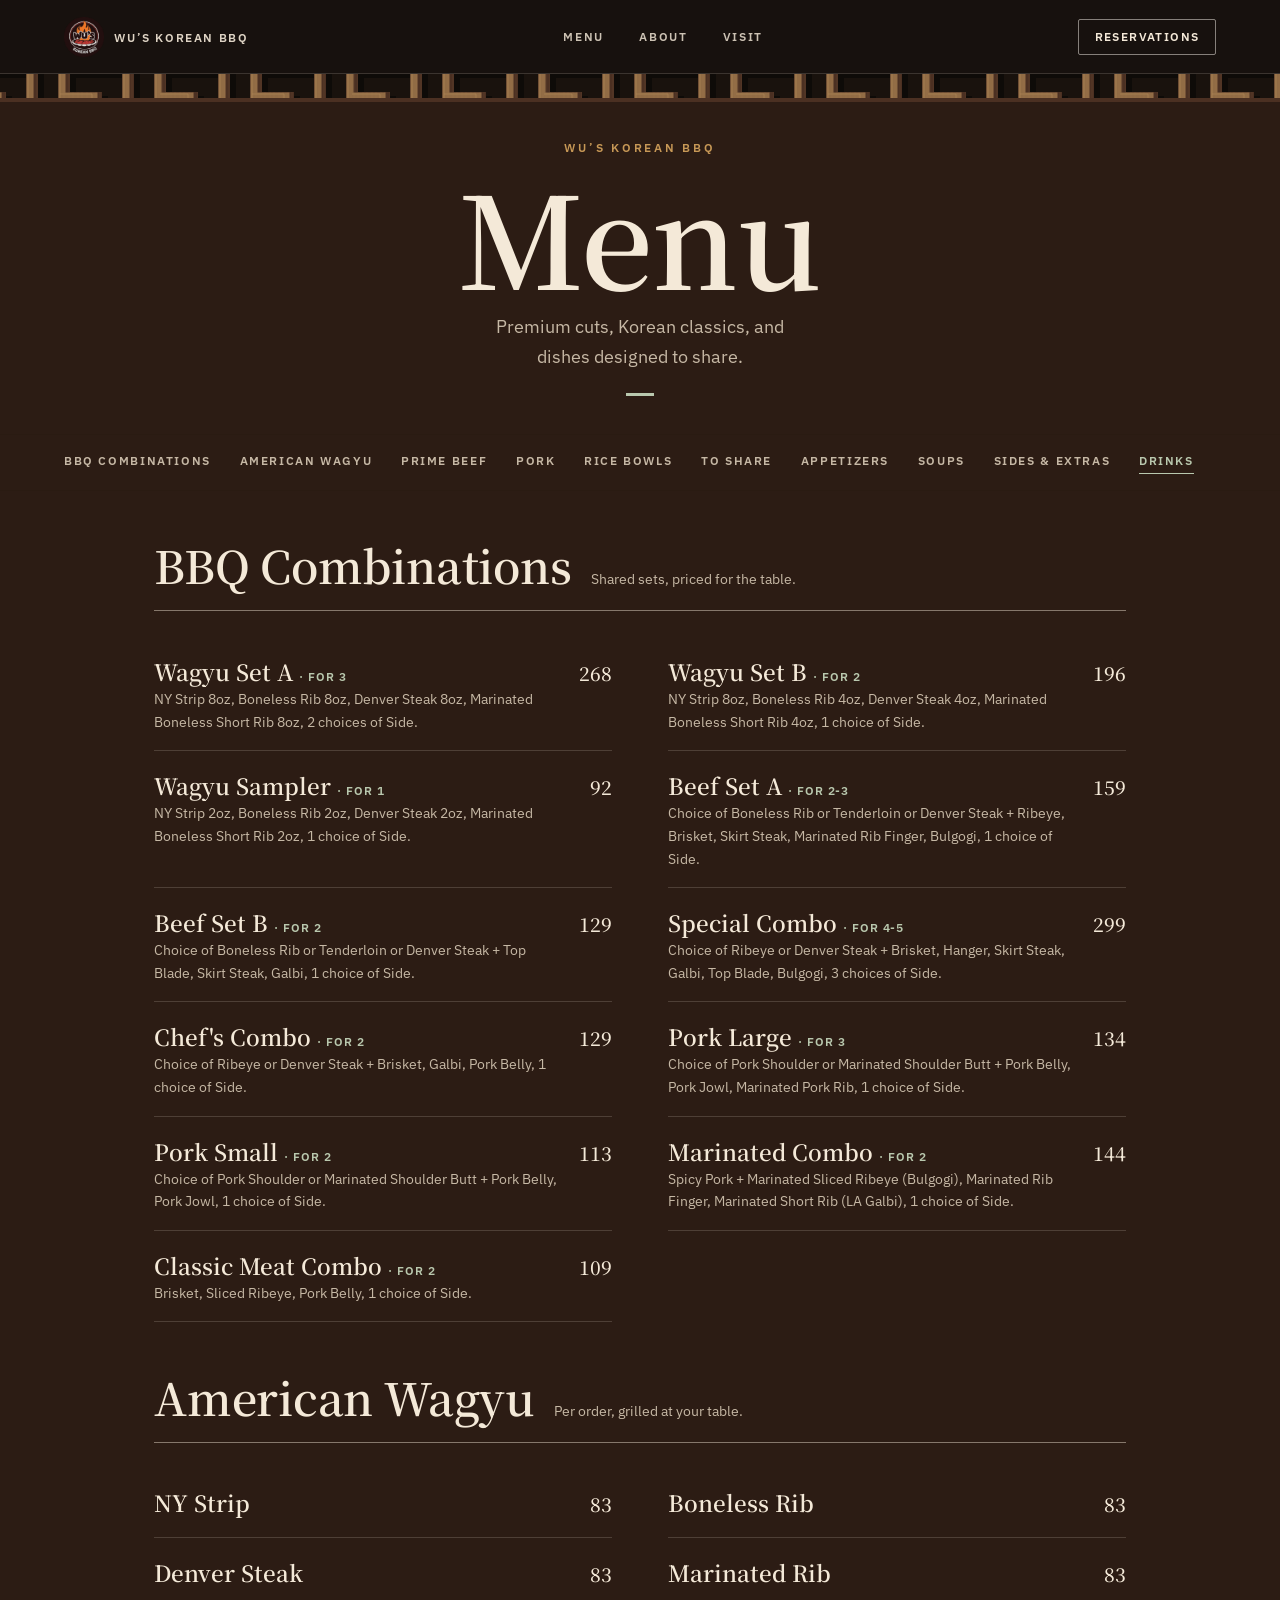
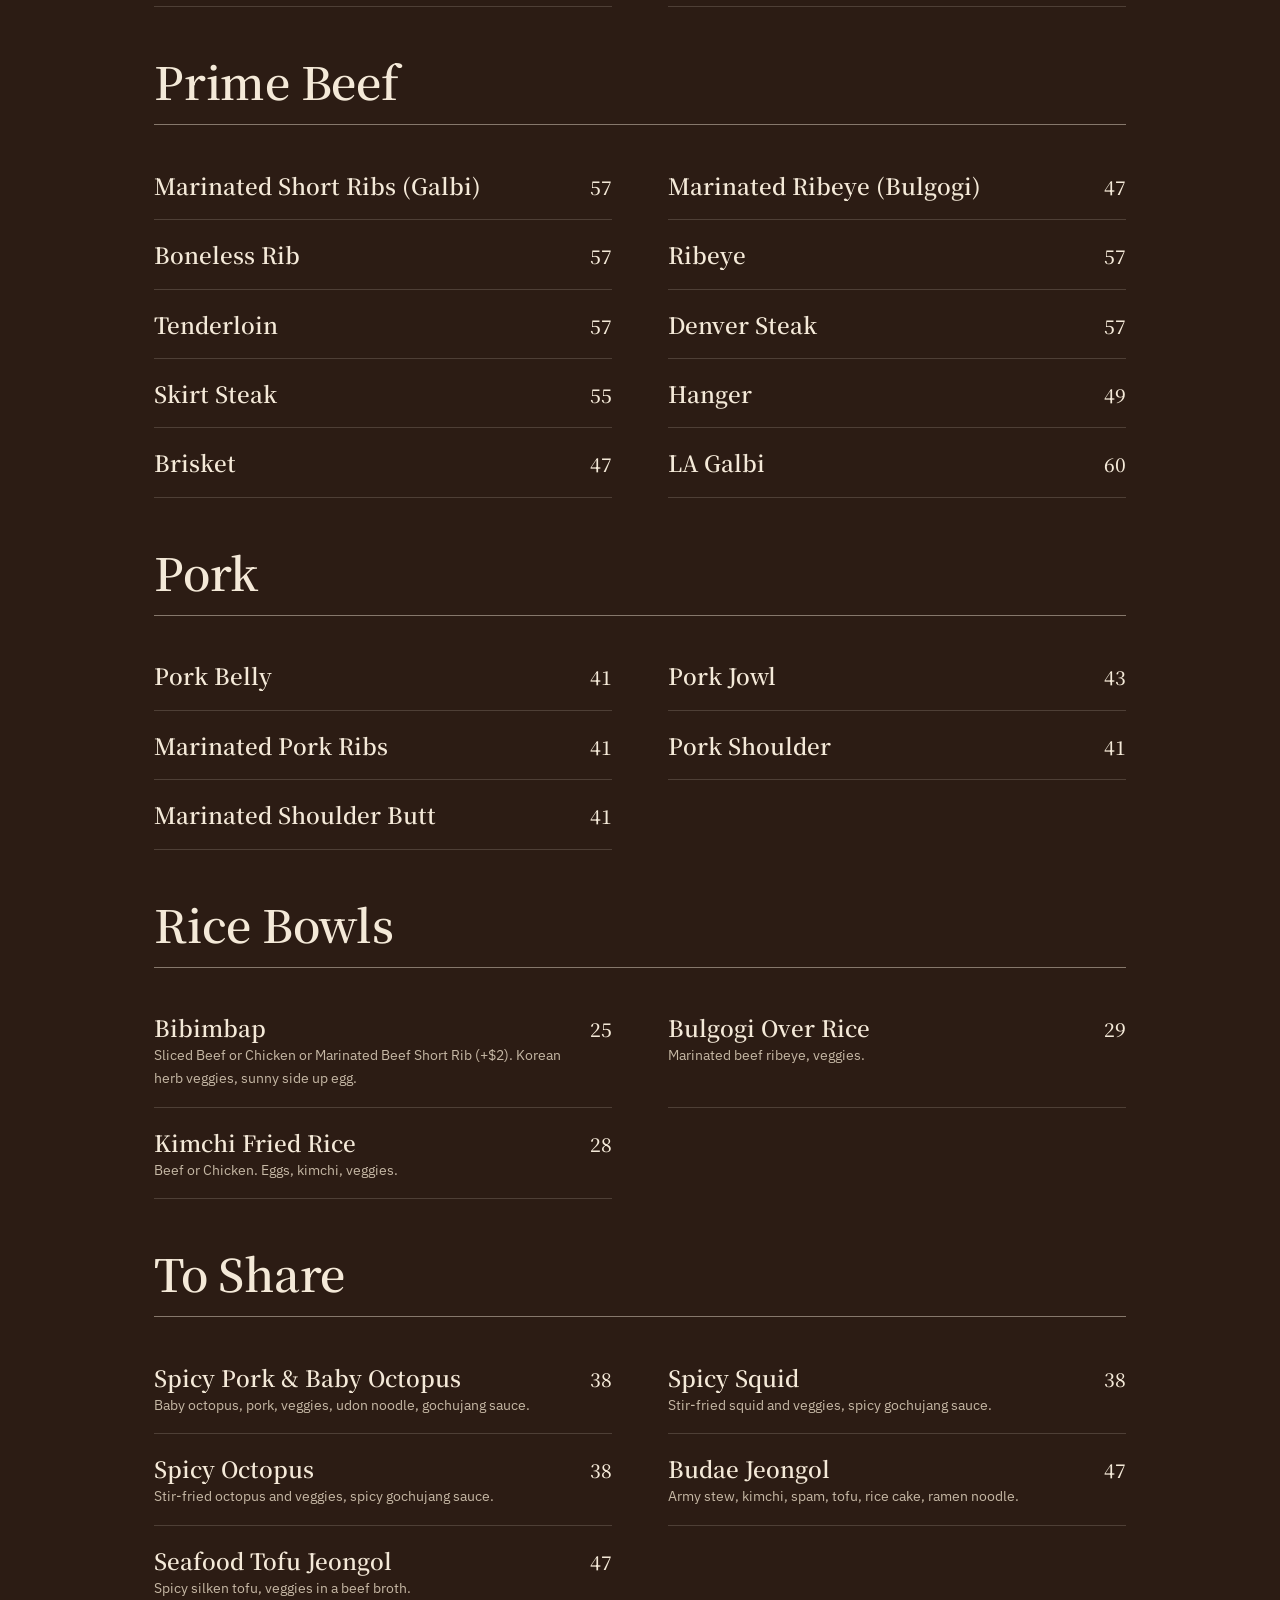
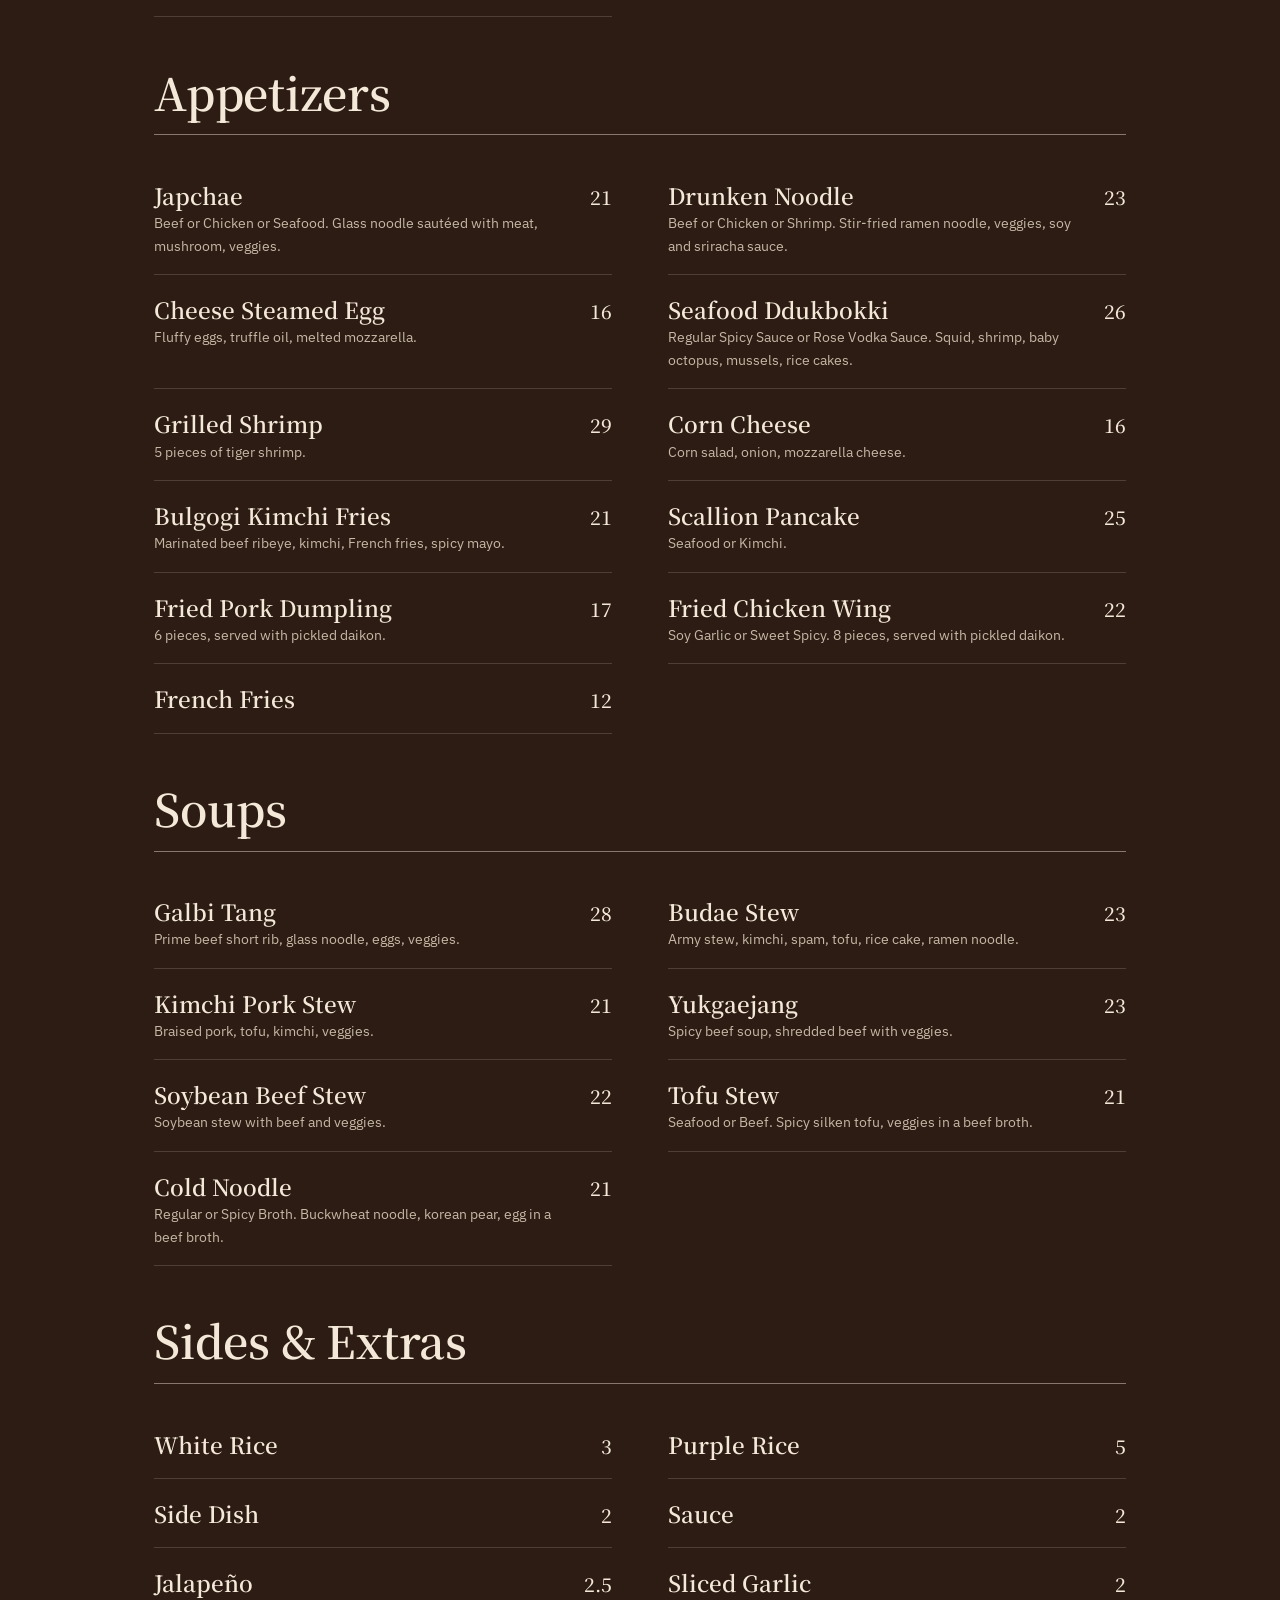
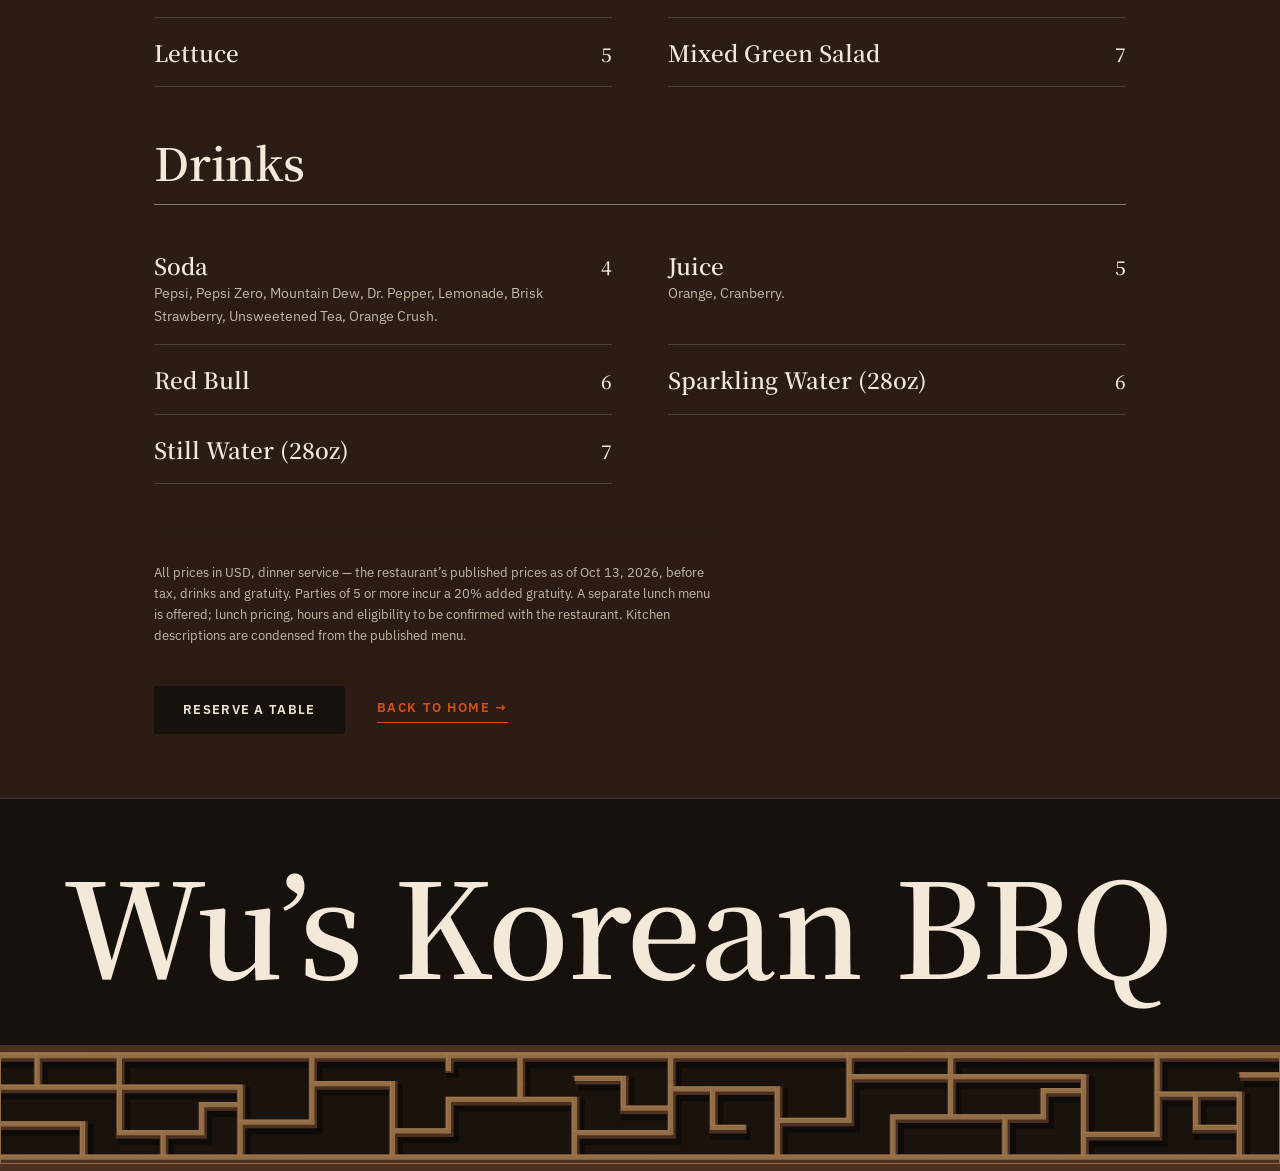
<file: wus-korean-bbq-editorial/menu.html>
<!DOCTYPE html>
<html lang="en">
<head>
<meta charset="UTF-8">
<meta name="viewport" content="width=device-width, initial-scale=1">
<meta name="robots" content="noindex,nofollow">
<title>Menu | Wu's Korean BBQ</title>
<meta name="description" content="Dinner menu for Wu's Korean BBQ, Streeterville, Chicago. Prices checked Oct 13, 2026.">
<link rel="preconnect" href="https://fonts.googleapis.com">
<link rel="preconnect" href="https://fonts.gstatic.com" crossorigin>
<link href="https://fonts.googleapis.com/css2?family=IBM+Plex+Sans:wght@400;500;600&family=Noto+Serif+KR:wght@500;600;700&display=swap" rel="stylesheet">
<link rel="stylesheet" href="styles.css">
</head>
<body id="top" class="menupage">

<header class="nav nav--solid" id="nav">
  <div class="nav__inner">
    <a class="nav__brand" href="index.html"><img src="assets/logo.png" alt=""><span>Wu&rsquo;s Korean BBQ</span></a>
    <nav class="nav__links" aria-label="Primary">
      <a href="menu.html" aria-current="page">Menu</a>
      <a href="index.html#about">About</a>
      <a href="index.html#visit">Visit</a>
    </nav>
    <a class="nav__cta" href="https://www.opentable.com/r/wus-house-river-east-chicago" target="_blank" rel="noopener">Reservations</a>
  </div>
</header>

<section class="menu-hero">
  <p class="eyebrow">Wu&rsquo;s Korean BBQ</p>
  <h1 class="display menu-hero__h">Menu</h1>
  <p class="menu-hero__sub">Premium cuts, Korean classics, and dishes designed to share.</p>
</section>

<nav class="catbar" aria-label="Menu categories">
  <div class="catbar__inner">
      <a href="#combos">BBQ Combinations</a>
      <a href="#wagyu">American Wagyu</a>
      <a href="#prime">Prime Beef</a>
      <a href="#pork">Pork</a>
      <a href="#rice">Rice Bowls</a>
      <a href="#share">To Share</a>
      <a href="#starters">Appetizers</a>
      <a href="#soups">Soups</a>
      <a href="#sides">Sides &amp; Extras</a>
      <a href="#drinks">Drinks</a>
  </div>
</nav>

<main class="menu-wrap">

<section class="mcat" id="combos">
  <div class="mcat__head"><h2 class="display mcat__h">BBQ Combinations</h2><p class="mcat__note">Shared sets, priced for the table.</p></div>
  <div class="mcat__grid">
    <div class="mitem"><div class="mitem__l"><span class="mitem__name">Wagyu Set A <span class="mitem__for">· for 3</span></span><span class="mitem__desc">NY Strip 8oz, Boneless Rib 8oz, Denver Steak 8oz, Marinated Boneless Short Rib 8oz, 2 choices of Side.</span></div><span class="mitem__price">268</span></div>
    <div class="mitem"><div class="mitem__l"><span class="mitem__name">Wagyu Set B <span class="mitem__for">· for 2</span></span><span class="mitem__desc">NY Strip 8oz, Boneless Rib 4oz, Denver Steak 4oz, Marinated Boneless Short Rib 4oz, 1 choice of Side.</span></div><span class="mitem__price">196</span></div>
    <div class="mitem"><div class="mitem__l"><span class="mitem__name">Wagyu Sampler <span class="mitem__for">· for 1</span></span><span class="mitem__desc">NY Strip 2oz, Boneless Rib 2oz, Denver Steak 2oz, Marinated Boneless Short Rib 2oz, 1 choice of Side.</span></div><span class="mitem__price">92</span></div>
    <div class="mitem"><div class="mitem__l"><span class="mitem__name">Beef Set A <span class="mitem__for">· for 2-3</span></span><span class="mitem__desc">Choice of Boneless Rib or Tenderloin or Denver Steak + Ribeye, Brisket, Skirt Steak, Marinated Rib Finger, Bulgogi, 1 choice of Side.</span></div><span class="mitem__price">159</span></div>
    <div class="mitem"><div class="mitem__l"><span class="mitem__name">Beef Set B <span class="mitem__for">· for 2</span></span><span class="mitem__desc">Choice of Boneless Rib or Tenderloin or Denver Steak + Top Blade, Skirt Steak, Galbi, 1 choice of Side.</span></div><span class="mitem__price">129</span></div>
    <div class="mitem"><div class="mitem__l"><span class="mitem__name">Special Combo <span class="mitem__for">· for 4-5</span></span><span class="mitem__desc">Choice of Ribeye or Denver Steak + Brisket, Hanger, Skirt Steak, Galbi, Top Blade, Bulgogi, 3 choices of Side.</span></div><span class="mitem__price">299</span></div>
    <div class="mitem"><div class="mitem__l"><span class="mitem__name">Chef&#x27;s Combo <span class="mitem__for">· for 2</span></span><span class="mitem__desc">Choice of Ribeye or Denver Steak + Brisket, Galbi, Pork Belly, 1 choice of Side.</span></div><span class="mitem__price">129</span></div>
    <div class="mitem"><div class="mitem__l"><span class="mitem__name">Pork Large <span class="mitem__for">· for 3</span></span><span class="mitem__desc">Choice of Pork Shoulder or Marinated Shoulder Butt + Pork Belly, Pork Jowl, Marinated Pork Rib, 1 choice of Side.</span></div><span class="mitem__price">134</span></div>
    <div class="mitem"><div class="mitem__l"><span class="mitem__name">Pork Small <span class="mitem__for">· for 2</span></span><span class="mitem__desc">Choice of Pork Shoulder or Marinated Shoulder Butt + Pork Belly, Pork Jowl, 1 choice of Side.</span></div><span class="mitem__price">113</span></div>
    <div class="mitem"><div class="mitem__l"><span class="mitem__name">Marinated Combo <span class="mitem__for">· for 2</span></span><span class="mitem__desc">Spicy Pork + Marinated Sliced Ribeye (Bulgogi), Marinated Rib Finger, Marinated Short Rib (LA Galbi), 1 choice of Side.</span></div><span class="mitem__price">144</span></div>
    <div class="mitem"><div class="mitem__l"><span class="mitem__name">Classic Meat Combo <span class="mitem__for">· for 2</span></span><span class="mitem__desc">Brisket, Sliced Ribeye, Pork Belly, 1 choice of Side.</span></div><span class="mitem__price">109</span></div>
  </div>
</section>

<section class="mcat" id="wagyu">
  <div class="mcat__head"><h2 class="display mcat__h">American Wagyu</h2><p class="mcat__note">Per order, grilled at your table.</p></div>
  <div class="mcat__grid">
    <div class="mitem"><div class="mitem__l"><span class="mitem__name">NY Strip</span></div><span class="mitem__price">83</span></div>
    <div class="mitem"><div class="mitem__l"><span class="mitem__name">Boneless Rib</span></div><span class="mitem__price">83</span></div>
    <div class="mitem"><div class="mitem__l"><span class="mitem__name">Denver Steak</span></div><span class="mitem__price">83</span></div>
    <div class="mitem"><div class="mitem__l"><span class="mitem__name">Marinated Rib</span></div><span class="mitem__price">83</span></div>
  </div>
</section>

<section class="mcat" id="prime">
  <div class="mcat__head"><h2 class="display mcat__h">Prime Beef</h2></div>
  <div class="mcat__grid">
    <div class="mitem"><div class="mitem__l"><span class="mitem__name">Marinated Short Ribs (Galbi)</span></div><span class="mitem__price">57</span></div>
    <div class="mitem"><div class="mitem__l"><span class="mitem__name">Marinated Ribeye (Bulgogi)</span></div><span class="mitem__price">47</span></div>
    <div class="mitem"><div class="mitem__l"><span class="mitem__name">Boneless Rib</span></div><span class="mitem__price">57</span></div>
    <div class="mitem"><div class="mitem__l"><span class="mitem__name">Ribeye</span></div><span class="mitem__price">57</span></div>
    <div class="mitem"><div class="mitem__l"><span class="mitem__name">Tenderloin</span></div><span class="mitem__price">57</span></div>
    <div class="mitem"><div class="mitem__l"><span class="mitem__name">Denver Steak</span></div><span class="mitem__price">57</span></div>
    <div class="mitem"><div class="mitem__l"><span class="mitem__name">Skirt Steak</span></div><span class="mitem__price">55</span></div>
    <div class="mitem"><div class="mitem__l"><span class="mitem__name">Hanger</span></div><span class="mitem__price">49</span></div>
    <div class="mitem"><div class="mitem__l"><span class="mitem__name">Brisket</span></div><span class="mitem__price">47</span></div>
    <div class="mitem"><div class="mitem__l"><span class="mitem__name">LA Galbi</span></div><span class="mitem__price">60</span></div>
  </div>
</section>

<section class="mcat" id="pork">
  <div class="mcat__head"><h2 class="display mcat__h">Pork</h2></div>
  <div class="mcat__grid">
    <div class="mitem"><div class="mitem__l"><span class="mitem__name">Pork Belly</span></div><span class="mitem__price">41</span></div>
    <div class="mitem"><div class="mitem__l"><span class="mitem__name">Pork Jowl</span></div><span class="mitem__price">43</span></div>
    <div class="mitem"><div class="mitem__l"><span class="mitem__name">Marinated Pork Ribs</span></div><span class="mitem__price">41</span></div>
    <div class="mitem"><div class="mitem__l"><span class="mitem__name">Pork Shoulder</span></div><span class="mitem__price">41</span></div>
    <div class="mitem"><div class="mitem__l"><span class="mitem__name">Marinated Shoulder Butt</span></div><span class="mitem__price">41</span></div>
  </div>
</section>

<section class="mcat" id="rice">
  <div class="mcat__head"><h2 class="display mcat__h">Rice Bowls</h2></div>
  <div class="mcat__grid">
    <div class="mitem"><div class="mitem__l"><span class="mitem__name">Bibimbap</span><span class="mitem__desc">Sliced Beef or Chicken or Marinated Beef Short Rib (+$2). Korean herb veggies, sunny side up egg.</span></div><span class="mitem__price">25</span></div>
    <div class="mitem"><div class="mitem__l"><span class="mitem__name">Bulgogi Over Rice</span><span class="mitem__desc">Marinated beef ribeye, veggies.</span></div><span class="mitem__price">29</span></div>
    <div class="mitem"><div class="mitem__l"><span class="mitem__name">Kimchi Fried Rice</span><span class="mitem__desc">Beef or Chicken. Eggs, kimchi, veggies.</span></div><span class="mitem__price">28</span></div>
  </div>
</section>

<section class="mcat" id="share">
  <div class="mcat__head"><h2 class="display mcat__h">To Share</h2></div>
  <div class="mcat__grid">
    <div class="mitem"><div class="mitem__l"><span class="mitem__name">Spicy Pork &amp; Baby Octopus</span><span class="mitem__desc">Baby octopus, pork, veggies, udon noodle, gochujang sauce.</span></div><span class="mitem__price">38</span></div>
    <div class="mitem"><div class="mitem__l"><span class="mitem__name">Spicy Squid</span><span class="mitem__desc">Stir-fried squid and veggies, spicy gochujang sauce.</span></div><span class="mitem__price">38</span></div>
    <div class="mitem"><div class="mitem__l"><span class="mitem__name">Spicy Octopus</span><span class="mitem__desc">Stir-fried octopus and veggies, spicy gochujang sauce.</span></div><span class="mitem__price">38</span></div>
    <div class="mitem"><div class="mitem__l"><span class="mitem__name">Budae Jeongol</span><span class="mitem__desc">Army stew, kimchi, spam, tofu, rice cake, ramen noodle.</span></div><span class="mitem__price">47</span></div>
    <div class="mitem"><div class="mitem__l"><span class="mitem__name">Seafood Tofu Jeongol</span><span class="mitem__desc">Spicy silken tofu, veggies in a beef broth.</span></div><span class="mitem__price">47</span></div>
  </div>
</section>

<section class="mcat" id="starters">
  <div class="mcat__head"><h2 class="display mcat__h">Appetizers</h2></div>
  <div class="mcat__grid">
    <div class="mitem"><div class="mitem__l"><span class="mitem__name">Japchae</span><span class="mitem__desc">Beef or Chicken or Seafood. Glass noodle sautéed with meat, mushroom, veggies.</span></div><span class="mitem__price">21</span></div>
    <div class="mitem"><div class="mitem__l"><span class="mitem__name">Drunken Noodle</span><span class="mitem__desc">Beef or Chicken or Shrimp. Stir-fried ramen noodle, veggies, soy and sriracha sauce.</span></div><span class="mitem__price">23</span></div>
    <div class="mitem"><div class="mitem__l"><span class="mitem__name">Cheese Steamed Egg</span><span class="mitem__desc">Fluffy eggs, truffle oil, melted mozzarella.</span></div><span class="mitem__price">16</span></div>
    <div class="mitem"><div class="mitem__l"><span class="mitem__name">Seafood Ddukbokki</span><span class="mitem__desc">Regular Spicy Sauce or Rose Vodka Sauce. Squid, shrimp, baby octopus, mussels, rice cakes.</span></div><span class="mitem__price">26</span></div>
    <div class="mitem"><div class="mitem__l"><span class="mitem__name">Grilled Shrimp</span><span class="mitem__desc">5 pieces of tiger shrimp.</span></div><span class="mitem__price">29</span></div>
    <div class="mitem"><div class="mitem__l"><span class="mitem__name">Corn Cheese</span><span class="mitem__desc">Corn salad, onion, mozzarella cheese.</span></div><span class="mitem__price">16</span></div>
    <div class="mitem"><div class="mitem__l"><span class="mitem__name">Bulgogi Kimchi Fries</span><span class="mitem__desc">Marinated beef ribeye, kimchi, French fries, spicy mayo.</span></div><span class="mitem__price">21</span></div>
    <div class="mitem"><div class="mitem__l"><span class="mitem__name">Scallion Pancake</span><span class="mitem__desc">Seafood or Kimchi.</span></div><span class="mitem__price">25</span></div>
    <div class="mitem"><div class="mitem__l"><span class="mitem__name">Fried Pork Dumpling</span><span class="mitem__desc">6 pieces, served with pickled daikon.</span></div><span class="mitem__price">17</span></div>
    <div class="mitem"><div class="mitem__l"><span class="mitem__name">Fried Chicken Wing</span><span class="mitem__desc">Soy Garlic or Sweet Spicy. 8 pieces, served with pickled daikon.</span></div><span class="mitem__price">22</span></div>
    <div class="mitem"><div class="mitem__l"><span class="mitem__name">French Fries</span></div><span class="mitem__price">12</span></div>
  </div>
</section>

<section class="mcat" id="soups">
  <div class="mcat__head"><h2 class="display mcat__h">Soups</h2></div>
  <div class="mcat__grid">
    <div class="mitem"><div class="mitem__l"><span class="mitem__name">Galbi Tang</span><span class="mitem__desc">Prime beef short rib, glass noodle, eggs, veggies.</span></div><span class="mitem__price">28</span></div>
    <div class="mitem"><div class="mitem__l"><span class="mitem__name">Budae Stew</span><span class="mitem__desc">Army stew, kimchi, spam, tofu, rice cake, ramen noodle.</span></div><span class="mitem__price">23</span></div>
    <div class="mitem"><div class="mitem__l"><span class="mitem__name">Kimchi Pork Stew</span><span class="mitem__desc">Braised pork, tofu, kimchi, veggies.</span></div><span class="mitem__price">21</span></div>
    <div class="mitem"><div class="mitem__l"><span class="mitem__name">Yukgaejang</span><span class="mitem__desc">Spicy beef soup, shredded beef with veggies.</span></div><span class="mitem__price">23</span></div>
    <div class="mitem"><div class="mitem__l"><span class="mitem__name">Soybean Beef Stew</span><span class="mitem__desc">Soybean stew with beef and veggies.</span></div><span class="mitem__price">22</span></div>
    <div class="mitem"><div class="mitem__l"><span class="mitem__name">Tofu Stew</span><span class="mitem__desc">Seafood or Beef. Spicy silken tofu, veggies in a beef broth.</span></div><span class="mitem__price">21</span></div>
    <div class="mitem"><div class="mitem__l"><span class="mitem__name">Cold Noodle</span><span class="mitem__desc">Regular or Spicy Broth. Buckwheat noodle, korean pear, egg in a beef broth.</span></div><span class="mitem__price">21</span></div>
  </div>
</section>

<section class="mcat" id="sides">
  <div class="mcat__head"><h2 class="display mcat__h">Sides &amp; Extras</h2></div>
  <div class="mcat__grid">
    <div class="mitem"><div class="mitem__l"><span class="mitem__name">White Rice</span></div><span class="mitem__price">3</span></div>
    <div class="mitem"><div class="mitem__l"><span class="mitem__name">Purple Rice</span></div><span class="mitem__price">5</span></div>
    <div class="mitem"><div class="mitem__l"><span class="mitem__name">Side Dish</span></div><span class="mitem__price">2</span></div>
    <div class="mitem"><div class="mitem__l"><span class="mitem__name">Sauce</span></div><span class="mitem__price">2</span></div>
    <div class="mitem"><div class="mitem__l"><span class="mitem__name">Jalapeño</span></div><span class="mitem__price">2.5</span></div>
    <div class="mitem"><div class="mitem__l"><span class="mitem__name">Sliced Garlic</span></div><span class="mitem__price">2</span></div>
    <div class="mitem"><div class="mitem__l"><span class="mitem__name">Lettuce</span></div><span class="mitem__price">5</span></div>
    <div class="mitem"><div class="mitem__l"><span class="mitem__name">Mixed Green Salad</span></div><span class="mitem__price">7</span></div>
  </div>
</section>

<section class="mcat" id="drinks">
  <div class="mcat__head"><h2 class="display mcat__h">Drinks</h2></div>
  <div class="mcat__grid">
    <div class="mitem"><div class="mitem__l"><span class="mitem__name">Soda</span><span class="mitem__desc">Pepsi, Pepsi Zero, Mountain Dew, Dr. Pepper, Lemonade, Brisk Strawberry, Unsweetened Tea, Orange Crush.</span></div><span class="mitem__price">4</span></div>
    <div class="mitem"><div class="mitem__l"><span class="mitem__name">Juice</span><span class="mitem__desc">Orange, Cranberry.</span></div><span class="mitem__price">5</span></div>
    <div class="mitem"><div class="mitem__l"><span class="mitem__name">Red Bull</span></div><span class="mitem__price">6</span></div>
    <div class="mitem"><div class="mitem__l"><span class="mitem__name">Sparkling Water (28oz)</span></div><span class="mitem__price">6</span></div>
    <div class="mitem"><div class="mitem__l"><span class="mitem__name">Still Water (28oz)</span></div><span class="mitem__price">7</span></div>
  </div>
</section>

  <p class="menu-foot-note">All prices in USD, dinner service &mdash; the restaurant&rsquo;s published prices as of Oct&nbsp;13, 2026, before tax, drinks and gratuity. Parties of 5 or more incur a 20% added gratuity. A separate lunch menu is offered; lunch pricing, hours and eligibility to be confirmed with the restaurant. Kitchen descriptions are condensed from the published menu.</p>

  <div class="menu-cta">
    <a class="btn btn--dark" href="https://www.opentable.com/r/wus-house-river-east-chicago" target="_blank" rel="noopener">Reserve a Table</a>
    <a class="textcta" href="index.html">Back to home <span aria-hidden="true">&rarr;</span></a>
  </div>
</main>

<footer class="footer">
  <p class="footer__word">Wu&rsquo;s Korean BBQ</p>
</footer>

<a class="sticky-reserve" href="https://www.opentable.com/r/wus-house-river-east-chicago" target="_blank" rel="noopener">Reserve</a>
<script src="menu.js" defer></script>
</body>
</html>
</file>
<file: wus-house/styles.css>
:root {
  --ink: #171819;
  --wood: #29231f;
  --paper: #f5f4ef;
  --stone: #e5e2db;
  --red: #bd1f2d;
  --bronze: #a58b62;
  --display: "Outfit", Arial, sans-serif;
  --sans: "Outfit", Arial, sans-serif;
  --pad: clamp(24px, 6vw, 96px);
}
* { box-sizing: border-box; margin: 0; }
html { scroll-behavior: smooth; scroll-padding-top: 100px; }
body { background: var(--paper); color: var(--ink); font: 18px/1.55 var(--sans); }
a { color: inherit; text-decoration: none; }
button { font: inherit; }
img { display: block; max-width: 100%; }
:focus-visible { outline: 3px solid var(--bronze); outline-offset: 5px; }
.site-header { position: sticky; top: 0; z-index: 10; background: var(--paper); }
.site-header.is-solid { box-shadow: 0 1px 0 #17181922; }
.site-header__inner { height: 88px; padding: 0 var(--pad); display: flex; align-items: center; justify-content: space-between; gap: 24px; }
.brand { display: inline-flex; flex-shrink: 0; align-items: center; }
.brand img { width: 126px; height: 64px; object-fit: contain; }
.site-nav { display: flex; align-items: center; gap: clamp(18px, 2.5vw, 40px); font-size: .9rem; font-weight: 500; }
.site-nav a { padding: 10px 0; }
.site-nav a:hover { color: var(--red); }
.site-nav__order { display: none; }
.site-nav .site-nav__reserve { padding: 12px 23px; background: var(--red); color: white; }
.site-nav .site-nav__reserve:hover { background: #9a1824; }
.menu-toggle { display: none; }

.hero { display: grid; grid-template-columns: .9fr 1.1fr .65fr; min-height: 580px; background: var(--paper); color: var(--ink); }
.hero__photo { grid-column: 2; grid-row: 1; position: relative; min-width: 0; overflow: hidden; }
.hero__photo img { position: absolute; inset: 0; width: 100%; height: 100%; object-fit: cover; object-position: 58% center; }
.hero__content { grid-column: 1; grid-row: 1; align-self: center; padding: 54px clamp(28px, 3.5vw, 60px); min-width: 0; }
.kicker { margin-bottom: 18px; font-size: .84rem; font-weight: 500; color: var(--red); }
.kicker--light { color: #eee3cc; }
h1, h2, h3 { font-family: var(--display); font-weight: 500; }
.hero h1 { font-size: clamp(46px, 4.8vw, 76px); line-height: 1.06; letter-spacing: -.04em; }
.hero__lede { max-width: 30ch; margin-top: 24px; font-size: 18px; color: #5a5149; }
.hero__actions { margin-top: 30px; display: flex; align-items: flex-start; gap: 16px; flex-direction: column; }
.button { display: inline-flex; min-height: 48px; align-items: center; justify-content: center; padding: 13px 24px; font-size: .92rem; font-weight: 600; transition: background .2s; }
.button--red { background: var(--red); color: white; }
.button--red:hover { background: #9a1824; }
.text-link { display: inline-block; width: fit-content; padding: 7px 0; border-bottom: 1px solid currentColor; font-size: .94rem; font-weight: 500; }
.text-link:hover { color: var(--red); }
.icon-arrow { display: inline-block; width: 1.15em; height: 1.15em; flex: 0 0 auto; vertical-align: middle; }
.text-link--with-icon { display: inline-flex; align-items: center; gap: .4em; white-space: nowrap; }
.text-link--light:hover { color: #e8b0a8; }
.hero__side { grid-column: 3; grid-row: 1; display: grid; grid-template-rows: 1fr 1fr; gap: 8px; margin-left: 8px; min-width: 0; }
.hero__side figure { position: relative; min-height: 260px; overflow: hidden; }
.hero__side img { position: absolute; inset: 0; width: 100%; height: 100%; object-fit: cover; }
.hero__side figure:first-child img { object-position: 26% center; }
.lattice-band { height: 58px; background: var(--ink) url("assets/square-scroll.svg") repeat-x center; background-size: 96px 48px; border-block: 1px solid #a58b6245; }

.table-intro { padding: 72px var(--pad); display: grid; grid-template-columns: .65fr 1.35fr; align-items: center; gap: 48px; background: var(--paper); color: var(--ink); }
.table-intro .kicker { color: var(--red); }
.table-intro h2, .locations h2 { font-size: clamp(36px, 4vw, 60px); letter-spacing: -.03em; line-height: 1.13; }
.table-intro h2 { max-width: 13ch; }
.table-intro__copy > p:not(.kicker) { margin: 22px 0; max-width: 33ch; color: #5a5149; }
.room-montage { display: grid; grid-template-columns: 1fr 1fr; gap: 14px; min-width: 0; }
.room-montage figure { position: relative; min-width: 0; overflow: hidden; }
.room-montage__entrance { height: 380px; }
.room-montage__dining { height: 320px; align-self: end; }
.room-montage img { width: 100%; height: 100%; object-fit: cover; }
.room-montage__entrance img { object-position: center top; }

.ways { padding: 64px var(--pad) 76px; background: #eeede7; }
.section-heading { display: flex; justify-content: space-between; align-items: end; gap: 24px; margin-bottom: 38px; }
.section-heading h2 { font-size: clamp(36px, 4vw, 60px); letter-spacing: -.03em; line-height: 1.13; }
.ways__grid { display: grid; grid-template-columns: 1fr 1fr; gap: 24px; }
.way-card { position: relative; min-height: 300px; aspect-ratio: 1.65; padding: 26px; display: flex; align-items: end; overflow: hidden; background: var(--ink); color: white; }
.way-card__photo, .way-card__shade { position: absolute; inset: 0; width: 100%; height: 100%; }
.way-card__photo { object-fit: cover; }
.way-card--hibachi .way-card__photo { object-position: 60% center; }
.way-card--sushi .way-card__photo { object-position: 28% center; }
.way-card__shade { background: linear-gradient(0deg, #171819dc, transparent 65%); transition: background-color .2s; }
.way-card:hover .way-card__shade { background-color: #17181920; }
.way-card__label { position: relative; padding-right: 48px; font: 500 clamp(32px, 3.2vw, 48px)/1.1 var(--display); letter-spacing: -.025em; }
.way-card__arrow { position: absolute; right: 26px; bottom: 26px; width: 28px; height: 28px; }

.private { display: grid; grid-template-columns: 1.2fr 1fr; background: var(--red); color: white; }
.private__photo { position: relative; min-height: 450px; overflow: hidden; }
.private__photo img { position: absolute; inset: 0; width: 100%; height: 100%; object-fit: cover; object-position: 38% center; }
.private__copy { padding: clamp(40px, 5vw, 76px); align-self: center; }
.private .kicker { color: #ffe3d4; }
.private .button--red { background: var(--paper); color: var(--red); }
.private .button--red:hover { background: #e9dfd4; }
.private h2 { max-width: 13ch; font-size: clamp(40px, 4.6vw, 68px); line-height: 1.1; letter-spacing: -.03em; }
.private__copy > p:not(.kicker) { max-width: 34ch; margin: 24px 0 28px; color: #ffe5dd; }

.locations { padding: 72px var(--pad); background: var(--paper); }
.locations__grid { display: grid; grid-template-columns: repeat(4, minmax(0, 1fr)); gap: 28px 20px; }
.location-card { min-width: 0; background: #eeede7; }
.location-card > img { width: 100%; height: auto; aspect-ratio: 1.55; object-fit: cover; }
.location-card__body { padding: 20px 18px; }
.location-card h3 { font-size: clamp(24px, 2vw, 30px); letter-spacing: -.035em; line-height: 1.2; }
.location-card p { color: #5a5149; font-size: .85rem; margin-top: 12px; }
.location-card__phone { display: inline-flex; align-items: center; min-height: 44px; font-size: .85rem; }
.location-card__phone:hover { color: var(--red); }
.location-card__actions { display: flex; flex-wrap: wrap; gap: 12px; align-items: center; margin-top: 10px; font-size: .78rem; }
.location-card__actions .button { padding: 11px 14px; min-height: 44px; font-size: .78rem; }
.location-card__actions > a:last-child { display: inline-flex; align-items: center; gap: .4em; white-space: nowrap; padding-block: 12px; }
.location-card__actions > a:last-child:hover { color: var(--red); }
.location-coming { display: flex; justify-content: space-between; gap: 20px; align-items: center; padding: 24px 0 0; font-size: .88rem; }
.location-coming strong { font-weight: 500; margin-right: 8px; }
.location-coming span { color: var(--red); white-space: nowrap; }

.footer { padding: 50px var(--pad) 26px; background: var(--ink); color: var(--paper); }
.footer__top { display: flex; align-items: center; justify-content: space-between; gap: 24px; }
.brand--footer { background: var(--paper); padding: 10px 18px; }
.footer__grid { display: flex; justify-content: space-between; gap: 30px; padding: 34px 0; }
.footer__grid > p { max-width: 30ch; color: #c4c0b9; font-size: .9rem; }
.footer nav { display: flex; flex-wrap: wrap; align-items: start; gap: 20px; font-size: .88rem; }
.footer nav a:hover { color: #ddbdb4; }
.footer__fine { padding-top: 20px; border-top: 1px solid #ffffff26; color: #a9a7a2; font-size: .72rem; }

@media (max-width: 1150px) {
  .hero { grid-template-columns: 1fr 1.15fr .65fr; min-height: 520px; }
  .hero__content { padding: 40px 28px; }
  .hero h1 { font-size: 48px; }
  .hero__side figure { min-height: 230px; }
  .table-intro { grid-template-columns: .8fr 1.2fr; gap: 32px; }
  .room-montage { grid-template-columns: 1fr; }
  .room-montage__entrance { height: 300px; }
  .room-montage__dining { height: 210px; }
  .locations__grid { grid-template-columns: repeat(3, minmax(0, 1fr)); }
}
@media (max-width: 850px) {
  html { scroll-padding-top: 90px; }
  .site-header__inner { height: 78px; }
  .brand img { width: 112px; height: 57px; }
  .menu-toggle { display: flex; align-items: center; gap: 12px; padding: 12px 0 12px 12px; border: 0; background: transparent; color: var(--ink); font-size: .92rem; }
  .menu-toggle__mark, .menu-toggle__mark::after { display: block; width: 21px; height: 2px; background: currentColor; content: ""; }
  .menu-toggle__mark::after { transform: translateY(6px); }
  .site-nav { display: none; position: absolute; top: 78px; inset-inline: 0; padding: 20px var(--pad) 30px; background: var(--paper); flex-direction: column; align-items: stretch; gap: 7px; box-shadow: 0 8px 10px #17181920; }
  .site-nav.is-menu-open { display: flex; }
  .site-nav a { min-height: 44px; }
  .site-nav__order { display: block; }
  .site-nav__reserve { width: fit-content; margin-top: 8px; }
  .hero { grid-template-columns: 1.2fr 1fr; }
  .hero__content { grid-column: 1; padding: 46px var(--pad); }
  .hero__photo { grid-column: 2; }
  .hero__side { grid-column: 1 / -1; grid-row: 2; grid-template-columns: 1fr 1fr; grid-template-rows: 1fr; margin: 8px 0 0; }
  .hero__side figure { min-height: 240px; }
  .hero__actions { flex-direction: row; flex-wrap: wrap; align-items: center; gap: 18px; }
  .table-intro { padding-block: 56px; }
  .way-card { padding: 22px; min-height: 290px; }
  .way-card__arrow { right: 22px; bottom: 22px; }
  .private { grid-template-columns: 1fr 1fr; }
  .private__copy { padding: 40px 28px; }
  .private h2 { font-size: 42px; }
  .locations__grid { grid-template-columns: repeat(2, minmax(0, 1fr)); }
}
@media (max-width: 600px) {
  body { font-size: 17px; }
  .hero { grid-template-columns: 1.1fr .9fr; min-height: 0; }
  .hero__content { grid-column: 1 / -1; grid-row: 1; padding: 34px var(--pad) 36px; }
  .hero h1 { font-size: clamp(44px, 12vw, 64px); }
  .hero__lede { font-size: 17px; max-width: 34ch; margin-top: 18px; }
  .hero__actions { margin-top: 22px; gap: 18px; }
  .hero__photo { grid-column: 1; grid-row: 2; min-height: 330px; }
  .hero__side { grid-column: 2; grid-row: 2; grid-template-columns: 1fr; grid-template-rows: 1fr 1fr; margin: 0 0 0 6px; gap: 6px; }
  .hero__side figure { min-height: 162px; }
  .lattice-band { height: 46px; background-size: 76px 38px; }
  .table-intro { grid-template-columns: 1fr; gap: 28px; padding-block: 46px; }
  .table-intro h2 { max-width: 16ch; }
  .table-intro__copy > p:not(.kicker) { margin-block: 18px; }
  .room-montage { grid-template-columns: 1fr 1fr; gap: 8px; }
  .room-montage__entrance { height: 270px; }
  .room-montage__dining { height: 225px; }
  .ways, .locations { padding-block: 46px; }
  .section-heading { align-items: start; flex-direction: column; gap: 18px; margin-bottom: 26px; }
  .ways__grid { grid-template-columns: 1fr; gap: 16px; }
  .way-card { aspect-ratio: 1.4; min-height: 0; }
  .private { grid-template-columns: 1fr; }
  .private__photo { min-height: 290px; }
  .private__copy { padding: 36px var(--pad) 44px; }
  .private h2 { max-width: 15ch; }
  .locations__grid { gap: 18px; }
  .location-coming { flex-direction: column; align-items: start; gap: 8px; }
  .footer { padding-top: 36px; }
  .footer__top { flex-wrap: wrap; }
  .footer__grid { flex-direction: column; }
  .footer nav { gap: 12px 24px; }
}
@media (max-width: 540px) {
  .locations__grid { grid-template-columns: 1fr; }
  .location-card > img { aspect-ratio: 1.85; }
  .location-card__actions { justify-content: space-between; }
}
@media (prefers-reduced-motion: reduce) {
  html { scroll-behavior: auto; }
  *, *::before, *::after { transition: none !important; animation: none !important; }
}
</file>
<file: wus-korean-bbq-editorial/styles.css>
/* Wu's Korean BBQ: walnut joinery, celadon plateware, and the flame logo. */

:root{
  --espresso:#17110E;
  --charcoal:#211813;
  --walnut:#2C1C14;
  --wood:#4B3022;
  --ivory:#E7D9C4;
  --ivory-2:#D8C4A6;
  --warm:#F4E9D8;
  --dim:#C6B8A5;
  --ink:#211710;
  --muted:#715C49;
  --oxblood:#D4521B;
  --brass:#C79856;
  --celadon:#B9C8AE;
  --celadon-deep:#344C3D;
  --celadon-muted:#475943;
  --line-d:rgba(244,233,216,.16);
  --line-l:rgba(33,23,16,.18);
  --pad:clamp(20px,5vw,80px);
  --maxw:1440px;
  --ease:cubic-bezier(.22,1,.36,1);
  --serif:"Noto Serif KR",Georgia,serif;
  --sans:"IBM Plex Sans",system-ui,-apple-system,"Segoe UI",sans-serif;
}

*{box-sizing:border-box;margin:0}
html{-webkit-text-size-adjust:100%}
@media(prefers-reduced-motion:no-preference){html{scroll-behavior:smooth}}
body{
  font-family:var(--sans);background:var(--espresso);color:var(--warm);
  font-size:17px;line-height:1.65;-webkit-font-smoothing:antialiased;overflow-x:hidden;
}
img,video{display:block;max-width:100%}
a{color:inherit;text-decoration:none}
::selection{background:var(--oxblood);color:var(--warm)}

/* ---------- type ---------- */
.display{font-family:var(--serif);font-weight:600;line-height:1.04;letter-spacing:-.005em;text-wrap:balance}
.display--xl{font-size:clamp(2.8rem,6.8vw,6rem)}
.display--lg{font-size:clamp(2rem,4vw,3.2rem)}
.display em{font-style:italic;font-weight:500}
h1,h2,h3{font-weight:500}
.eyebrow{font-family:var(--sans);font-size:.72rem;font-weight:600;letter-spacing:.24em;
  text-transform:uppercase;color:var(--oxblood);margin-bottom:1.1rem}
.eyebrow--light{color:var(--brass)}
.lede{font-size:clamp(1.05rem,1.5vw,1.25rem);max-width:34ch;color:var(--muted)}

/* ---------- buttons ---------- */
.btn{display:inline-flex;align-items:center;justify-content:center;font-family:var(--sans);
  font-size:.82rem;font-weight:600;letter-spacing:.1em;text-transform:uppercase;
  height:48px;padding:0 28px;border:1px solid transparent;border-radius:2px;
  transition:background .4s var(--ease),color .4s var(--ease),border-color .4s var(--ease)}
.btn--light{background:var(--warm);color:var(--ink)}
.btn--light:hover{background:var(--ivory)}
.btn--dark{background:var(--espresso);color:var(--warm)}
.btn--dark:hover{background:#000}
.btn--line{border-color:rgba(245,240,232,.55);color:var(--warm)}
.btn--line:hover{background:rgba(245,240,232,.1)}
.btn--line-dark{border-color:rgba(21,20,18,.4);color:var(--espresso)}
.btn--line-dark:hover{background:rgba(21,20,18,.06)}
:focus-visible{outline:2px solid var(--brass);outline-offset:3px}

.textcta{display:inline-block;font-size:.82rem;font-weight:600;letter-spacing:.12em;
  text-transform:uppercase;color:var(--oxblood);border-bottom:1px solid currentColor;padding-bottom:3px}
.textcta span{display:inline-block;transition:transform .4s var(--ease)}
.textcta:hover span{transform:translateX(5px)}

/* ---------- disclaimer ---------- */
.disclaimer{position:relative;z-index:2;background:#000;color:var(--dim);font-size:.76rem;
  text-align:center;padding:.55rem var(--pad);letter-spacing:.01em}
.disclaimer strong{color:var(--warm)}

/* ---------- nav (sticky overlay) ---------- */
.nav{position:sticky;top:0;z-index:100;margin-bottom:-74px;height:74px;
  transition:background .45s var(--ease),border-color .45s var(--ease)}
.nav{border-bottom:1px solid transparent}
.nav.is-solid{background:var(--espresso);border-bottom-color:var(--line-d)}
.nav__inner{max-width:var(--maxw);margin-inline:auto;height:74px;padding-inline:var(--pad);
  display:flex;align-items:center;justify-content:space-between;gap:2rem}
.nav__brand{display:flex;align-items:center;gap:.65rem;font-family:var(--sans);font-size:.77rem;font-weight:600;color:var(--warm);letter-spacing:.13em;text-transform:uppercase}
.nav__brand img{width:40px;height:40px;object-fit:contain}
.nav__brand span{opacity:.9}
.nav__links{display:flex;gap:2.2rem}
.nav__links a{font-size:.74rem;font-weight:600;letter-spacing:.14em;text-transform:uppercase;color:var(--warm);opacity:.82;transition:opacity .3s}
.nav__links a:hover{opacity:1}
.nav__cta{font-size:.74rem;font-weight:600;letter-spacing:.12em;text-transform:uppercase;color:var(--warm);
  border:1px solid rgba(245,240,232,.5);border-radius:2px;padding:.65em 1.3em;transition:background .4s var(--ease)}
.nav__cta:hover{background:rgba(245,240,232,.12)}
@media(max-width:820px){.nav__links{display:none}}
@media(max-width:520px){.nav__cta{display:none}}

/* ---------- reveal ---------- */
[data-reveal]{opacity:0;transform:translateY(26px);transition:opacity .9s var(--ease),transform .9s var(--ease)}
[data-reveal].is-in{opacity:1;transform:none}

/* ---------- hero ---------- */
.hero{position:relative;min-height:100vh;min-height:100svh;display:flex;flex-direction:column;
  justify-content:center;padding:0 var(--pad);overflow:hidden}
.hero__media{position:absolute;inset:0;z-index:0;will-change:transform}
.hero__video{width:100%;height:100%;object-fit:cover}
.hero__scrim{position:absolute;inset:0;
  background:
    linear-gradient(180deg,rgba(13,12,11,.5),rgba(13,12,11,.32) 45%,rgba(13,12,11,.85)),
    linear-gradient(90deg,rgba(13,12,11,.6),rgba(13,12,11,.1) 58%,rgba(13,12,11,0))}
.hero__content{position:relative;z-index:1;max-width:var(--maxw);margin-inline:auto;width:100%}
.hero__title{font-family:var(--serif);font-weight:600;line-height:1;letter-spacing:-.01em;
  font-size:clamp(3rem,7vw,6.4rem);margin:.2rem 0 1.2rem;text-shadow:0 2px 40px rgba(0,0,0,.4)}
.hero__title em{font-style:italic}
.hero__sub{max-width:40ch;font-size:clamp(1.05rem,1.6vw,1.3rem);color:var(--warm);
  text-shadow:0 1px 16px rgba(0,0,0,.5)}
.hero__actions{display:flex;flex-wrap:wrap;gap:1rem;margin-top:2.2rem}
.hero__foot{position:absolute;left:var(--pad);bottom:2rem;z-index:1;font-size:.72rem;
  letter-spacing:.2em;text-transform:uppercase;color:var(--dim)}

/* ---------- sections base ---------- */
section{padding-block:clamp(64px,8vw,112px)}
.statement,.featured{background:var(--walnut);color:var(--warm)}
.statement .lede,.featured__note{color:var(--dim)}
.cuts,.gallery{background:var(--charcoal)}
.tabletop,.atmosphere{padding:0}
.location{background:var(--ivory-2);color:var(--ink)}

/* ---------- brand statement ---------- */
.statement{display:grid;grid-template-columns:1.1fr .9fr;gap:clamp(2rem,6vw,6rem);align-items:center;
  max-width:var(--maxw);margin-inline:auto;padding-inline:var(--pad)}
.statement__media{aspect-ratio:3/4;overflow:hidden;border-radius:3px}
.statement__media img{width:100%;height:100%;object-fit:cover}
@media(max-width:860px){.statement{grid-template-columns:1fr;gap:2.5rem}.statement__media{aspect-ratio:4/3}}

/* ---------- signature cuts ---------- */
.cuts{max-width:var(--maxw);margin-inline:auto;padding-inline:var(--pad)}
.cuts__intro{margin-bottom:clamp(2.5rem,4vw,4rem)}
.cuts__intro > .display{white-space:nowrap;text-wrap:nowrap;font-size:clamp(1rem,5.4vw,3.8rem)}
.cuts__attrib{color:var(--dim);font-size:.9rem;margin-top:1.2rem;max-width:44ch}
.cut{display:grid;grid-template-columns:1fr 1fr;gap:clamp(1.5rem,4vw,4rem);align-items:center;
  margin-bottom:clamp(2.5rem,5vw,5rem)}
.cut:last-child{margin-bottom:0}
.cut--b .cut__img{order:2}
.cut__img{overflow:hidden;border-radius:3px;aspect-ratio:4/3}
.cut__img img{width:100%;height:100%;object-fit:cover;transition:transform 1.2s var(--ease)}
.cut__img:hover img{transform:scale(1.04)}
.cut__index{font-family:var(--serif);font-size:1rem;color:var(--brass);display:block;margin-bottom:.6rem}
.cut__text h3{font-size:clamp(2rem,3.4vw,3rem);margin-bottom:.8rem}
.cut__text p{color:var(--dim);max-width:34ch}
@media(max-width:760px){.cut{grid-template-columns:1fr;gap:1.4rem}.cut--b .cut__img{order:0}.cut__img{aspect-ratio:3/2}}

/* ---------- tabletop ---------- */
.tabletop{position:relative;min-height:88vh;display:flex;align-items:center;overflow:hidden}
.tabletop__media{position:absolute;inset:0;z-index:0;will-change:transform}
.tabletop__video{width:100%;height:100%;object-fit:cover}
.tabletop__scrim{position:absolute;inset:0;background:linear-gradient(90deg,rgba(13,12,11,.82),rgba(13,12,11,.35) 70%,rgba(13,12,11,.5))}
.tabletop__content{position:relative;z-index:1;max-width:var(--maxw);margin-inline:auto;padding-inline:var(--pad);width:100%}
.tabletop__body{max-width:36ch;margin-top:1.4rem;color:var(--warm)}
.microcopy{margin-top:1.8rem;font-size:.72rem;letter-spacing:.2em;text-transform:uppercase;color:var(--brass)}

/* ---------- featured menu ---------- */
.featured{position:relative;max-width:var(--maxw);margin-inline:auto;padding-inline:clamp(96px,15vw,224px);color:var(--warm);background:var(--walnut)}
.featured::before,.featured::after{content:"";position:absolute;inset-block:0;width:clamp(48px,8vw,112px);
  background:#19120D url("assets/wood-screen.svg") repeat-y center / 192px 256px;
  border-inline:7px solid var(--wood);box-shadow:inset 0 0 0 1px #916C45;pointer-events:none}
.featured::before{left:0}
.featured::after{right:0;transform:scaleX(-1)}
.featured .eyebrow{color:var(--brass)}
.featured .textcta{color:var(--celadon)}
.featured__head{margin-bottom:clamp(2.5rem,5vw,4rem)}
.featured__head .display{font-size:clamp(2.8rem,5.5vw,5rem)}
.menu-list{border-top:1px solid var(--line-d)}
.menu-row{display:flex;align-items:baseline;justify-content:space-between;gap:1.5rem;
  padding:1.5rem 0;border-bottom:1px solid var(--line-d)}
.menu-row__name{font-family:var(--serif);font-size:clamp(1.5rem,2.6vw,2.05rem);font-weight:600;display:block}
.menu-row__desc{font-size:.9rem;color:var(--dim);letter-spacing:.01em}
.menu-row__price{font-family:var(--serif);font-weight:500;font-size:clamp(1.3rem,2vw,1.7rem);color:var(--warm);white-space:nowrap}
.featured .featured__note{font-size:.82rem;color:var(--dim);margin:1.8rem 0 2rem}
@media(max-width:600px){
  .featured{padding-inline:var(--pad);padding-top:104px}
  .featured::before{inset:0 0 auto;width:auto;height:48px;background-repeat:repeat-x;background-position:center -40px;border:0;border-block:6px solid var(--wood)}
  .featured::after{display:none}
}

/* ---------- gallery mosaic ---------- */
.gallery{display:grid;gap:14px;max-width:var(--maxw);margin-inline:auto;padding-inline:var(--pad);
  grid-template-columns:repeat(3,1fr);grid-template-rows:repeat(3,minmax(150px,24vw));
  grid-template-areas:"big big g3" "big big g4" "a2 a2 g6"}
.gallery__item{overflow:hidden;border-radius:3px}
.gallery__item img{width:100%;height:100%;object-fit:cover;transition:transform 1.3s var(--ease)}
.gallery__item:hover img{transform:scale(1.035)}
.gallery__item:nth-child(1){grid-area:big;padding-left:clamp(40px,6vw,88px);border:8px solid var(--wood);
  background:#19120D url("assets/wood-screen.svg") repeat-y left top / 192px 256px;border-radius:0}
.gallery__item:nth-child(2){grid-area:g3}
.gallery__item:nth-child(3){grid-area:g4}
.gallery__item:nth-child(4){grid-area:a2}
.gallery__item:nth-child(5){grid-area:g6}
@media(max-width:820px){
  .gallery{grid-template-columns:repeat(2,1fr);grid-template-rows:none;
    grid-template-areas:"big big" "g3 g4" "a2 a2" "g6 g6"}
  .gallery__item{aspect-ratio:3/2}
  .gallery__item:nth-child(1){aspect-ratio:16/10}
}

/* ---------- atmosphere ---------- */
.atmosphere{position:relative;min-height:80vh;display:flex;align-items:flex-end;overflow:hidden}
.atmosphere__media{position:absolute;inset:0;z-index:0;will-change:transform}
.atmosphere__media img{width:100%;height:110%;object-fit:cover}
.atmosphere__scrim{position:absolute;inset:0;background:linear-gradient(180deg,rgba(13,12,11,.3),rgba(13,12,11,.85))}
.atmosphere__content{position:relative;z-index:1;max-width:var(--maxw);margin-inline:auto;
  padding:0 var(--pad) clamp(3rem,7vw,6rem);width:100%}
.atmosphere__content p{max-width:38ch;margin-top:1rem;color:var(--dim)}

/* ---------- location ---------- */
.location{display:grid;grid-template-columns:1fr 1fr;gap:clamp(2rem,5vw,5rem);align-items:center;
  max-width:var(--maxw);margin-inline:auto;padding-inline:var(--pad)}
.location__addr{font-style:normal;font-size:1.15rem;margin:1.4rem 0 2rem;line-height:1.9}
.location__addr a{border-bottom:1px solid var(--line-l)}
.location__hours{display:grid;gap:.4rem;margin-bottom:2.2rem;max-width:22rem}
.location__hours div{display:flex;justify-content:space-between;gap:1rem;font-size:.96rem}
.location__hours dt{color:var(--ink);font-weight:500}
.location__hours dd{color:var(--muted)}
.location__actions{display:flex;flex-wrap:wrap;gap:.9rem}
.location__note{font-size:.8rem;color:var(--muted);margin-top:1.1rem;max-width:40ch}
.location__map{aspect-ratio:4/5;overflow:hidden;border-radius:3px;background:var(--ivory)}
.location__map iframe{display:block;width:100%;height:100%;border:0}
@media(max-width:860px){.location{grid-template-columns:1fr;gap:2.5rem}.location__map{aspect-ratio:3/2}}

/* ---------- footer ---------- */
.footer{--wood-strip-height:112px;position:relative;background:var(--espresso);padding:clamp(2rem,4vw,4rem) var(--pad) calc(2rem + var(--wood-strip-height));border-top:1px solid var(--line-d)}
.footer::after{content:"";position:absolute;inset:auto 0 0;height:var(--wood-strip-height);
  background:#19120D url("assets/wood-screen-horizontal.svg") no-repeat center / cover;
  border-block:7px solid var(--wood);box-shadow:inset 0 0 0 1px #916C45;pointer-events:none}
.footer__word{font-family:var(--serif);font-weight:600;letter-spacing:-.01em;line-height:1.1;
  font-size:clamp(1.5rem,10.3vw,12rem);color:var(--warm);margin-bottom:2rem}
.footer__grid{display:grid;grid-template-columns:1fr auto auto;align-items:start;gap:clamp(2rem,6vw,6rem);
  font-family:var(--sans);font-size:.94rem;font-weight:400;line-height:1.7;letter-spacing:0;color:var(--dim)}
.footer__links{display:grid;justify-items:start;gap:.35rem}
.footer__links a,.footer__meta a{font:inherit;letter-spacing:inherit;text-transform:none;color:inherit}
.footer__links a:hover,.footer__meta a:hover{color:var(--warm);text-decoration:underline;text-underline-offset:4px}
.footer__meta{display:grid;gap:.35rem;text-align:left}
.footer__hours{display:grid;gap:.35rem;min-width:13rem;font-variant-numeric:tabular-nums}
.footer__hours div{display:flex;justify-content:space-between;gap:1.5rem}
.footer__hours dt,.footer__hours dd{white-space:nowrap}
.footer__disc{font-size:.76rem;color:var(--dim);margin-top:2rem;max-width:80ch;line-height:1.6}
.footer__disc strong{color:var(--warm)}
@media(max-width:620px){
  .footer{--wood-strip-height:80px}
  .footer__grid{grid-template-columns:1fr;gap:1.5rem}
  .footer__links{grid-template-columns:repeat(2,minmax(0,1fr))}
  .footer__hours{min-width:0;max-width:18rem;width:100%}
}

/* ---------- sticky mobile reserve ---------- */
.sticky-reserve{position:fixed;left:16px;right:16px;bottom:16px;z-index:90;display:none;
  text-align:center;background:var(--oxblood);color:var(--warm);font-size:.8rem;font-weight:600;
  letter-spacing:.14em;text-transform:uppercase;padding:1rem;border-radius:3px;box-shadow:0 8px 30px rgba(0,0,0,.4)}
@media(max-width:520px){.sticky-reserve{display:block}}

/* ---------- reduced motion ---------- */
@media(prefers-reduced-motion:reduce){
  *{animation:none!important;transition:none!important}
  [data-reveal]{opacity:1;transform:none}
  .hero__media,.tabletop__media,.atmosphere__media{transform:none!important}
}

/* ===================== MENU PAGE ===================== */
.menupage{background:var(--walnut);color:var(--warm)}
.menupage .nav{margin-bottom:0}
.nav--solid{background:var(--espresso);border-bottom-color:var(--line-d)}

.menu-hero{text-align:center;padding:clamp(2.5rem,5vw,4rem) var(--pad) clamp(1.5rem,3vw,2.5rem);max-width:720px;margin-inline:auto;position:relative}
.menu-hero::before{content:"";position:absolute;left:50%;top:0;transform:translateX(-50%);width:100vw;height:24px;background:url("assets/wood-screen.svg") repeat-x center -40px / 192px 256px;border-bottom:4px solid var(--wood);pointer-events:none}
.menu-hero .eyebrow{color:var(--brass)}
.menu-hero__h{font-size:clamp(3.5rem,11vw,8rem);line-height:.95;margin-bottom:1rem}
.menu-hero__sub{color:var(--dim);font-size:clamp(1rem,1.4vw,1.15rem);max-width:30ch;margin-inline:auto}

.catbar{position:sticky;top:74px;z-index:60;background:var(--walnut);
  border-top:1px solid var(--line-l);border-bottom:1px solid var(--line-l)}
.catbar__inner{max-width:var(--maxw);margin-inline:auto;display:flex;gap:1.8rem;overflow-x:auto;
  padding:1rem var(--pad);scrollbar-width:none;-ms-overflow-style:none}
.catbar__inner::-webkit-scrollbar{display:none}
.catbar a{flex:none;font-size:.72rem;font-weight:600;letter-spacing:.14em;text-transform:uppercase;
  color:var(--dim);white-space:nowrap;padding-bottom:3px;border-bottom:1px solid transparent;transition:color .3s,border-color .3s}
.catbar a:hover{color:var(--warm)}
.catbar a.is-active{color:var(--celadon);border-bottom-color:var(--celadon)}
.menu-hero::after{content:"";display:block;width:28px;height:3px;background:var(--celadon);margin:1.35rem auto 0}

.menu-wrap{max-width:1100px;margin-inline:auto;padding:clamp(2rem,4vw,3.5rem) var(--pad) 0}
.mcat{padding-block:0;margin-bottom:clamp(2.5rem,4vw,4rem);scroll-margin-top:150px}
.mcat__head{display:flex;align-items:baseline;gap:1.2rem;flex-wrap:wrap;
  padding-bottom:1.2rem;margin-bottom:1.8rem;border-bottom:1px solid rgba(244,233,216,.45)}
.mcat__h{font-size:clamp(1.9rem,3.6vw,2.8rem)}
.mcat__note{color:var(--dim);font-size:.86rem}
.mcat__grid{display:grid;grid-template-columns:1fr 1fr;gap:.2rem 3.5rem}
.mitem{display:flex;align-items:baseline;justify-content:space-between;gap:1.2rem;
  padding:1.05rem 0;border-bottom:1px solid rgba(244,233,216,.17)}
.mitem__l{min-width:0}
.mitem__name{font-family:var(--serif);font-size:1.4rem;font-weight:600;display:block;line-height:1.2}
.mitem__for{font-family:var(--sans);font-size:.72rem;font-weight:600;letter-spacing:.08em;
  text-transform:uppercase;color:var(--celadon)}
.mitem__desc{font-size:.86rem;color:var(--dim);display:block;margin-top:.2rem}
.mitem__price{font-family:var(--serif);font-weight:500;font-size:1.2rem;color:var(--warm);white-space:nowrap}
@media(max-width:720px){.mcat__grid{grid-template-columns:1fr;gap:0}}

.menu-foot-note{max-width:70ch;color:var(--dim);font-size:.82rem;line-height:1.6;
  border-top:1px solid var(--line-l);padding-top:1.6rem;margin-top:1rem}
.menu-cta{display:flex;align-items:center;gap:2rem;flex-wrap:wrap;padding:2.5rem 0 4rem}

.menupage .footer{margin-top:0}
</file>
